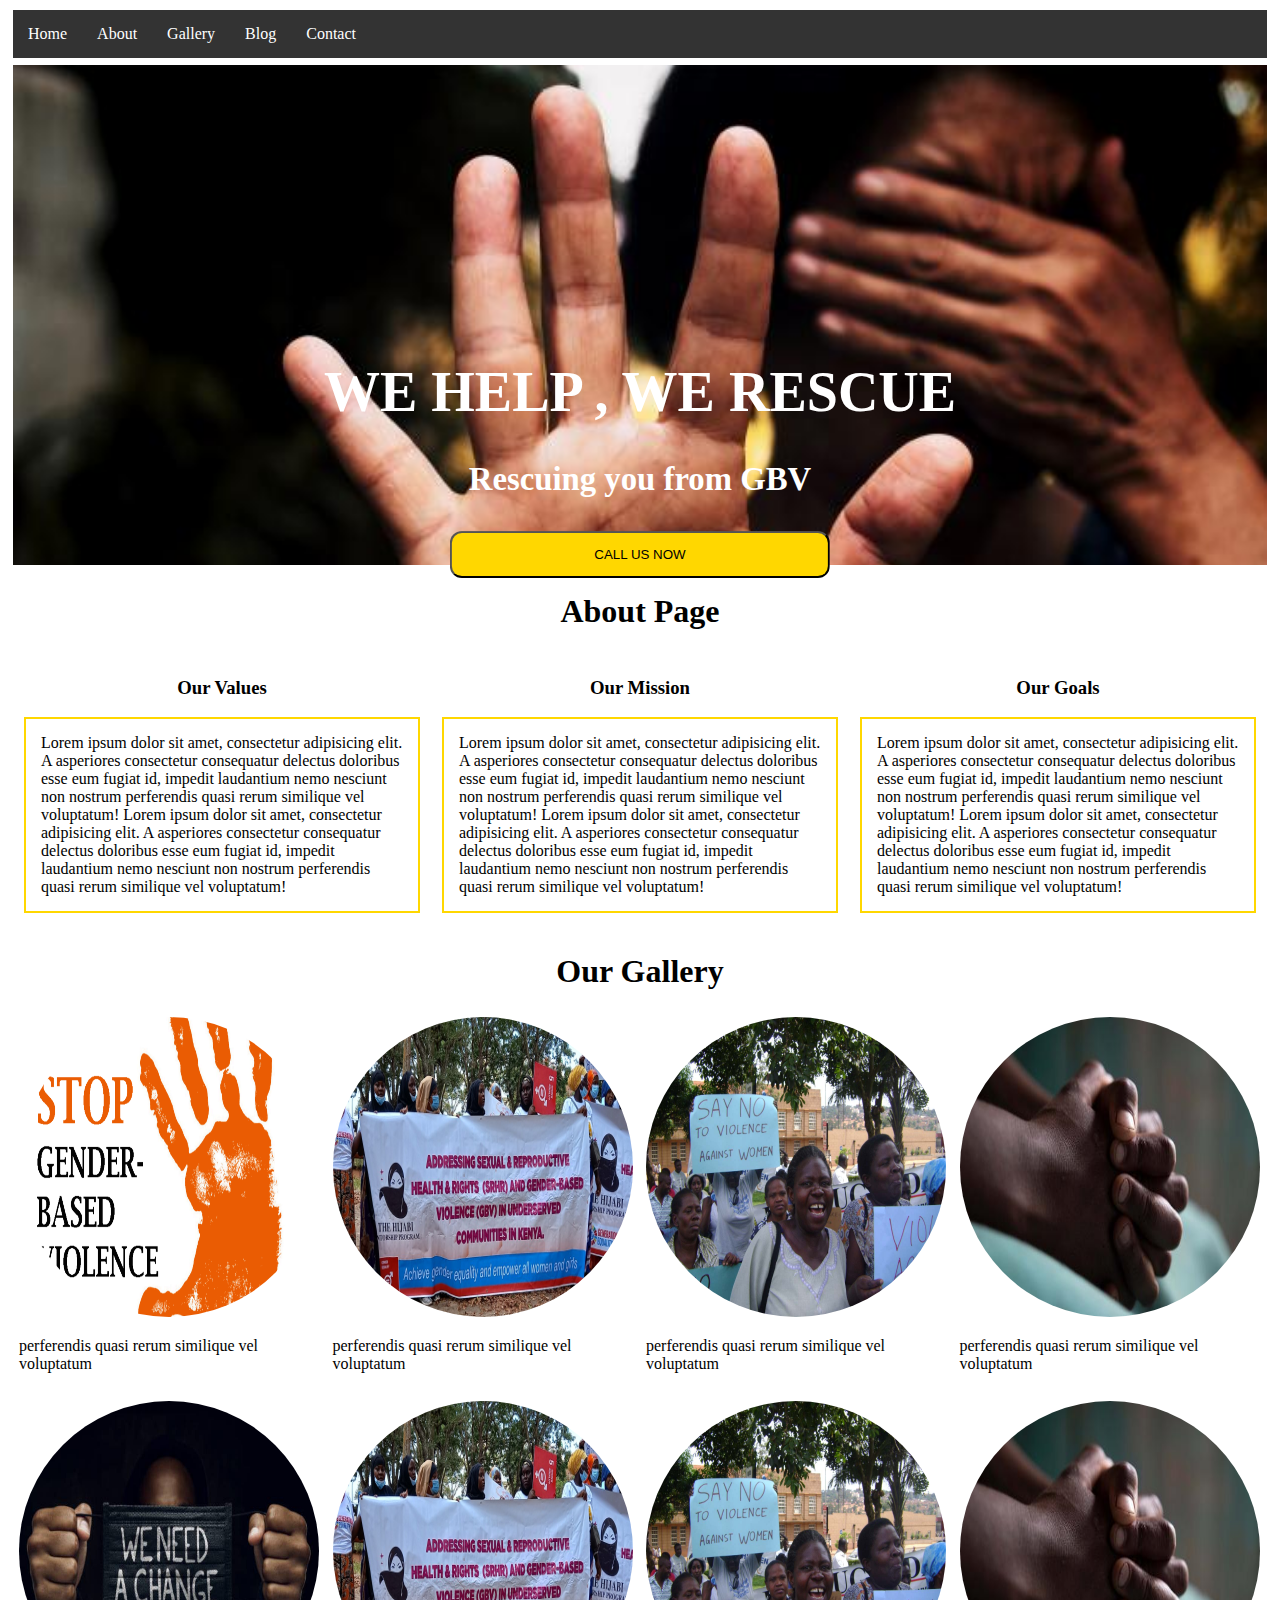
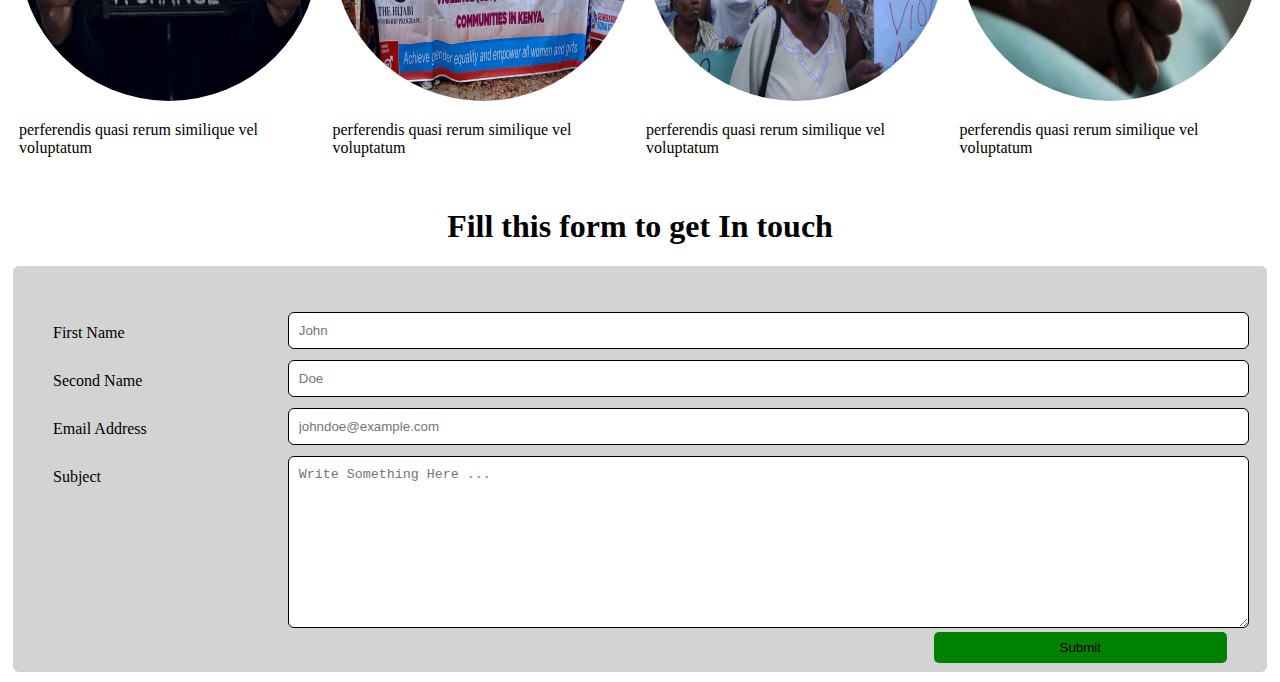
<file: index.html>
<!DOCTYPE html>
<html lang="en">
<head>
    <meta charset="UTF-8">
    <title>Home Rescue GBV</title>
    <link href="css/hrstyles.css" rel="stylesheet">
</head>
<body>

<nav>
    <ul class="styleul">
        <li><a href="#home">Home </a></li>
        <li><a href="#about">About </a></li>
        <li><a href="#gallery">Gallery </a></li>
        <li><a href="blog.html">Blog </a></li>
        <li><a href="#contact">Contact </a></li>
    </ul>
</nav>

<section id="home">
    <div class="homepage">
        <div class="hrstext">
            <h1>WE HELP , WE RESCUE</h1>
            <h3>Rescuing you from GBV </h3>
            <button CLASS="buttonhr"> CALL US NOW</button>
        </div>

    </div>
</section>


<section id="about">
    <h1 class="center">About Page</h1>
    <div class="flexbox">

        <div>
            <h3 class="center">Our Values</h3>
            <p>Lorem ipsum dolor sit amet, consectetur adipisicing elit.
                A asperiores consectetur consequatur delectus doloribus esse
                eum fugiat id, impedit laudantium nemo nesciunt non nostrum
                perferendis quasi rerum similique vel voluptatum!
                Lorem ipsum dolor sit amet, consectetur adipisicing elit.
                A asperiores consectetur consequatur delectus doloribus esse
                eum fugiat id, impedit laudantium nemo nesciunt non nostrum
                perferendis quasi rerum similique vel voluptatum!</p>
        </div>
        <div>
            <h3 class="center">Our Mission</h3>
            <p>Lorem ipsum dolor sit amet, consectetur adipisicing elit.
                A asperiores consectetur consequatur delectus doloribus esse
                eum fugiat id, impedit laudantium nemo nesciunt non nostrum
                perferendis quasi rerum similique vel voluptatum!
                Lorem ipsum dolor sit amet, consectetur adipisicing elit.
                A asperiores consectetur consequatur delectus doloribus esse
                eum fugiat id, impedit laudantium nemo nesciunt non nostrum
                perferendis quasi rerum similique vel voluptatum!</p>
        </div>
        <div>
            <h3 class="center">Our Goals</h3>
            <p>Lorem ipsum dolor sit amet, consectetur adipisicing elit.
                A asperiores consectetur consequatur delectus doloribus esse
                eum fugiat id, impedit laudantium nemo nesciunt non nostrum
                perferendis quasi rerum similique vel voluptatum!
                Lorem ipsum dolor sit amet, consectetur adipisicing elit.
                A asperiores consectetur consequatur delectus doloribus esse
                eum fugiat id, impedit laudantium nemo nesciunt non nostrum
                perferendis quasi rerum similique vel voluptatum!</p>
        </div>


    </div>

</section>

<section id="gallery">
    <h1 class="center">Our Gallery</h1>
    <div class="flexbox">
        <div>
            <img alt="Loading" height="300" src="images/gbv2.png" width="300">
            <p>perferendis quasi rerum similique vel voluptatum</p>
        </div>
        <div>
            <img alt="Loading" height="300" src="images/gbv5.jpg" width="300">
            <p>perferendis quasi rerum similique vel voluptatum</p>
        </div>
        <div>
            <img alt="Loading" height="300" src="images/gbv3.jpg" width="300">
            <p>perferendis quasi rerum similique vel voluptatum</p>
        </div>
        <div>
            <img alt="Loading" height="300" src="images/gbv4.jpg" width="300">
            <p>perferendis quasi rerum similique vel voluptatum</p>
        </div>

    </div>
    <div class="flexbox">
        <div>
            <img alt="Loading" height="300" src="images/gbv1.jpg" width="300">
            <p>perferendis quasi rerum similique vel voluptatum</p>
        </div>
        <div>
            <img alt="Loading" height="300" src="images/gbv5.jpg" width="300">
            <p>perferendis quasi rerum similique vel voluptatum</p>
        </div>
        <div>
            <img alt="Loading" height="300" src="images/gbv3.jpg" width="300">
            <p>perferendis quasi rerum similique vel voluptatum</p>
        </div>
        <div>
            <img alt="Loading" height="300" src="images/gbv4.jpg" width="300">
            <p>perferendis quasi rerum similique vel voluptatum</p>
        </div>

    </div>
</section>


<section id="contact">
    <h1 class="center">Fill this form to get In touch </h1>
    <div class="container">
        <form action="#">
            <div class="row">
                <div class="col-20">
                    <label>First Name</label>
                </div>

                <div class="col-80">
                    <input type="text" name="fname" placeholder="John ">
                </div>

            </div>
            <div class="row">
                <div class="col-20">
                    <label> Second Name</label>
                </div>

                <div class="col-80">
                    <input type="text" name="sname" placeholder="Doe">
                </div>

            </div>
            <div class="row">
                <div class="col-20">
                    <label>Email Address</label>
                </div>

                <div class="col-80">
                    <input type="email" name="email" placeholder="johndoe@example.com">
                </div>

            </div>
            <div class="row">
                <div class="col-20">
                    <label>Subject</label>
                </div>

                <div class="col-80">
                    <textarea name="subject"  placeholder="Write Something Here ..." style="height: 150px"></textarea>
                </div>

            </div>

            <div>
                <button class="btnsubmit" type="submit">Submit</button>
            </div>

        </form>

    </div>



</section>

</body>
</html>
</file>
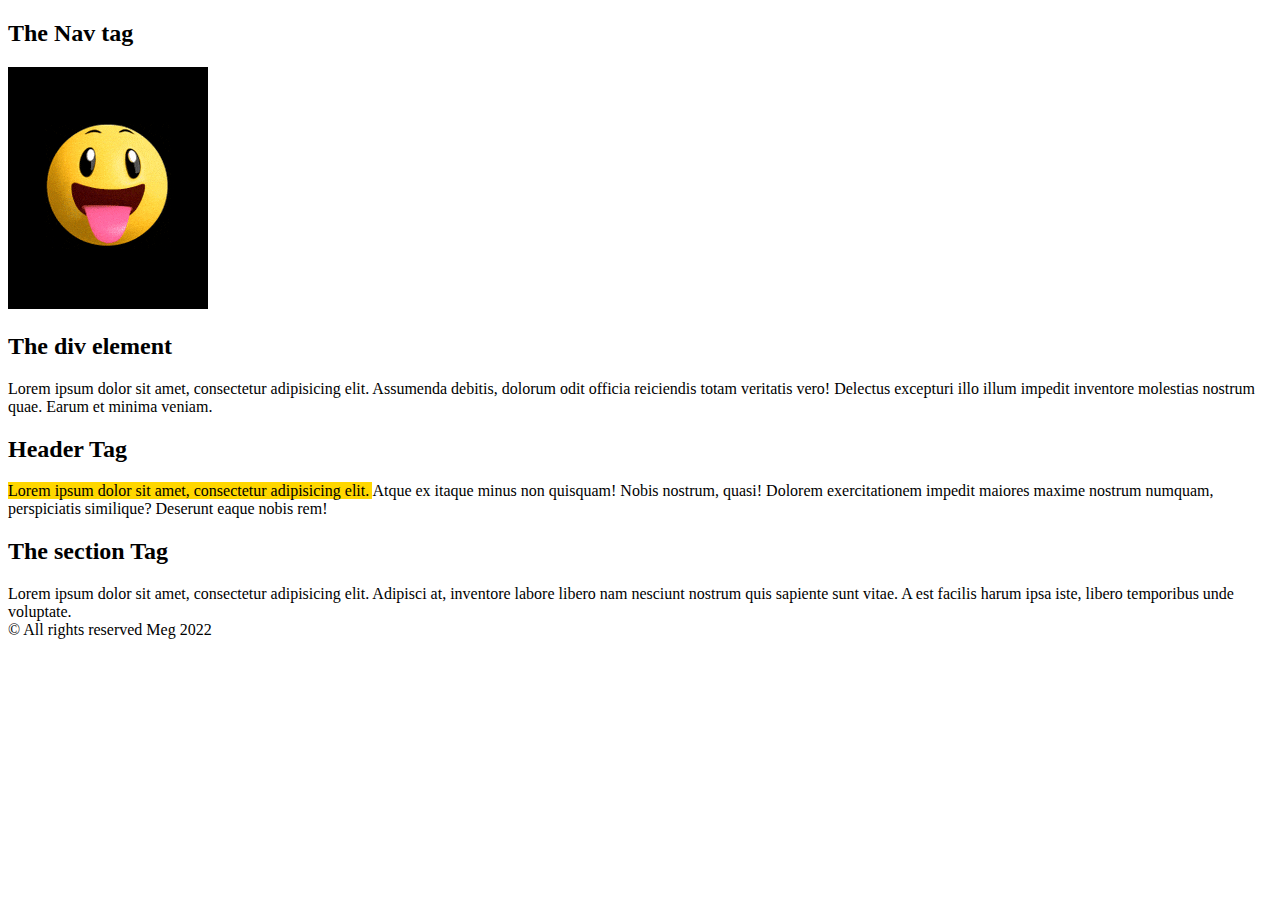
<file: block.html>
<!DOCTYPE html>
<html lang="en">
<head>
  <meta charset="UTF-8">
  <title>Title</title>
</head>
<body>
<nav>
  <h2>The Nav tag</h2>
  <img src="images/cute.gif" alt="Loading">
</nav>

<div>
  <h2>The div element</h2>
  Lorem ipsum dolor sit amet, consectetur adipisicing elit.
  Assumenda debitis, dolorum odit officia reiciendis totam
  veritatis vero! Delectus excepturi illo illum impedit inventore
  molestias nostrum quae. Earum et minima veniam.
</div>

<header>
  <h2>Header Tag</h2>
  <span style="background-color: gold">  Lorem ipsum dolor sit amet, consectetur adipisicing elit. </span>
  Atque ex itaque minus non quisquam! Nobis nostrum, quasi!
  Dolorem exercitationem impedit maiores maxime nostrum numquam,
  perspiciatis similique? Deserunt eaque nobis rem!
</header>


<section>
  <h2>The section Tag</h2>
  Lorem ipsum dolor sit amet, consectetur adipisicing elit.
  Adipisci at, inventore labore
  libero nam nesciunt nostrum quis sapiente sunt vitae.
  A est facilis harum ipsa iste, libero temporibus unde voluptate.
</section>

<footer>

  <span> &copy; All rights reserved Meg 2022 </span>
</footer>
</body>
</html>
</file>
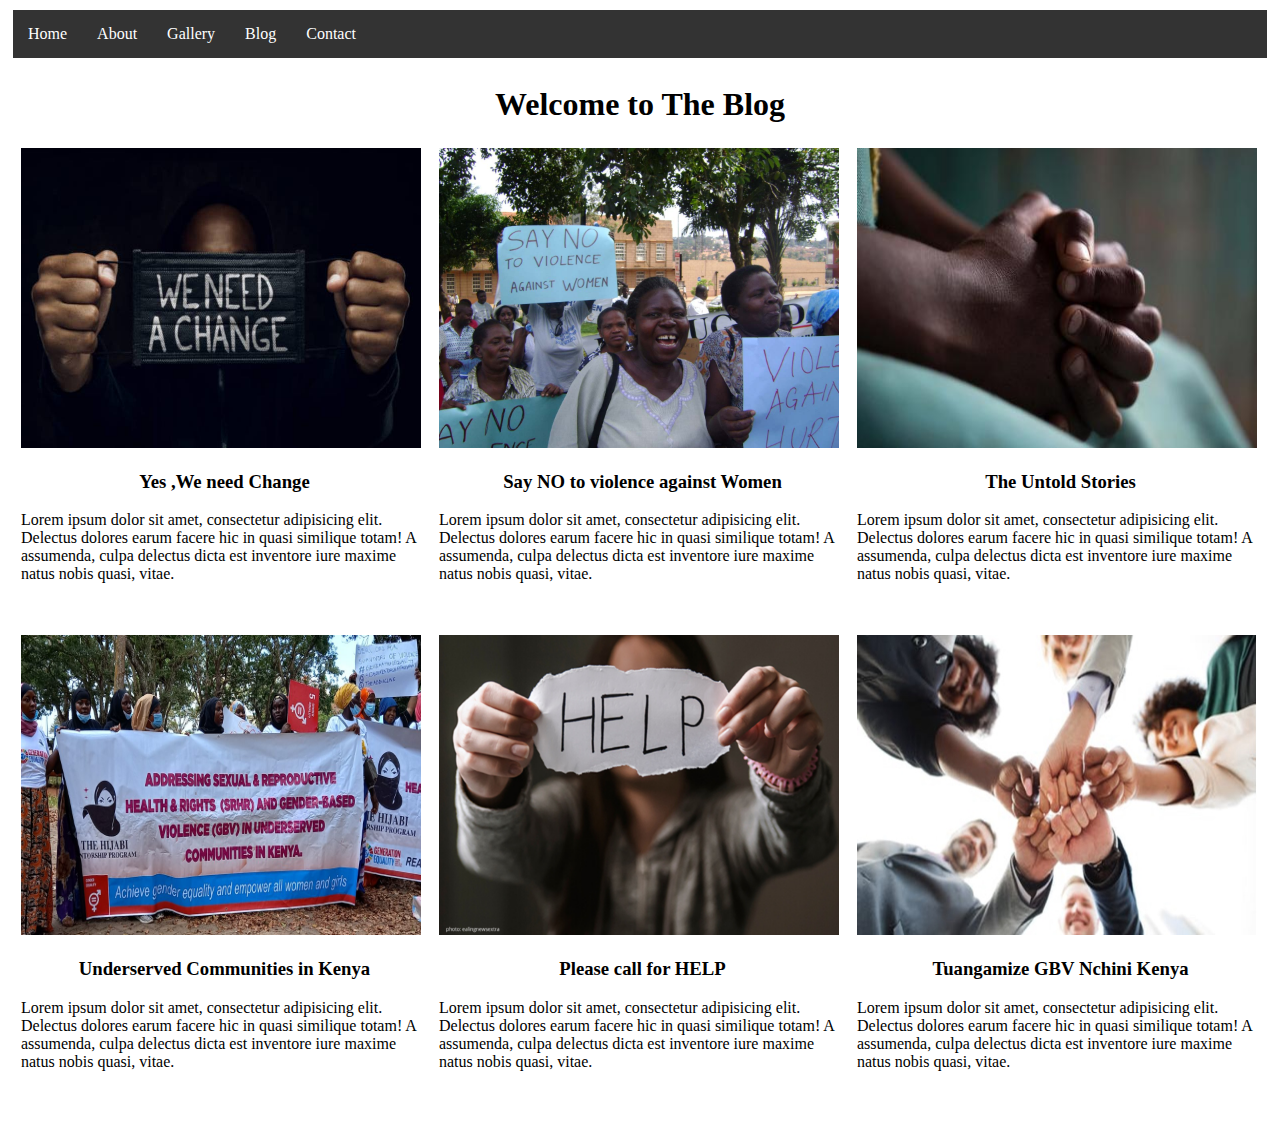
<file: blog.html>
<!DOCTYPE html>
<html lang="en">
<head>
    <meta charset="UTF-8">
    <title>BLOG</title>
    <link rel="stylesheet" href="css/hrstyles.css">
</head>
<body>
<nav>

    <ul class="styleul">
        <li><a href="index.html#home">Home </a></li>
        <li><a href="index.html#about">About </a></li>
        <li><a href="index.html#gallery">Gallery </a></li>
        <li><a href="blog.html">Blog </a></li>
        <li><a href="index.html#contact">Contact </a></li>
    </ul>

</nav>

<section>

    <h1 class="center">Welcome to The Blog</h1>
    <div class="flex-contain">

        <div>
            <a href="https://gvrc.or.ke/facts-about-gbv/" target="_blank">
                <img src="images/gbv1.jpg" alt="Loading" width="400" height="300">
            </a>

            <h3 class="center">Yes ,We need Change</h3>
            <p>Lorem ipsum dolor sit amet, consectetur adipisicing elit.
                Delectus dolores earum facere hic in quasi similique totam!
                A assumenda, culpa delectus dicta est inventore iure maxime
                natus nobis quasi, vitae. </p>

        </div>
        <div>
            <a href="">
                <img src="images/gbv3.jpg" alt="Loading" width="400" height="300">
            </a>
            <h3 class="center">Say NO to violence against Women</h3>
            <p>Lorem ipsum dolor sit amet, consectetur adipisicing elit.
                Delectus dolores earum facere hic in quasi similique totam!
                A assumenda, culpa delectus dicta est inventore iure maxime
                natus nobis quasi, vitae. </p>

        </div>
        <div>
            <a href="">
                <img src="images/gbv4.jpg" alt="Loading" width="400" height="300">
            </a>
            <h3 class="center">The Untold Stories</h3>
            <p>Lorem ipsum dolor sit amet, consectetur adipisicing elit.
                Delectus dolores earum facere hic in quasi similique totam!
                A assumenda, culpa delectus dicta est inventore iure maxime
                natus nobis quasi, vitae. </p>

        </div>




    </div>
    <div class="flex-contain">

        <div>
            <a href="">
                <img src="images/gbv5.jpg" alt="Loading" width="400" height="300">
            </a>
            <h3 class="center">Underserved Communities in Kenya </h3>
            <p>Lorem ipsum dolor sit amet, consectetur adipisicing elit.
                Delectus dolores earum facere hic in quasi similique totam!
                A assumenda, culpa delectus dicta est inventore iure maxime
                natus nobis quasi, vitae. </p>

        </div>
        <div>
            <a href="">
                <img src="images/gbv6.png" alt="Loading" width="400" height="300">
            </a>
            <h3 class="center">Please call for HELP</h3>
            <p>Lorem ipsum dolor sit amet, consectetur adipisicing elit.
                Delectus dolores earum facere hic in quasi similique totam!
                A assumenda, culpa delectus dicta est inventore iure maxime
                natus nobis quasi, vitae. </p>

        </div>
        <div>
            <a href="">
                <img src="images/gbv7.jpg" alt="Loading" width="400" height="300">
            </a>
            <h3 class="center">Tuangamize GBV Nchini Kenya</h3>
            <p>Lorem ipsum dolor sit amet, consectetur adipisicing elit.
                Delectus dolores earum facere hic in quasi similique totam!
                A assumenda, culpa delectus dicta est inventore iure maxime
                natus nobis quasi, vitae. </p>

        </div>




    </div>



</section>




</body>
</html>
</file>
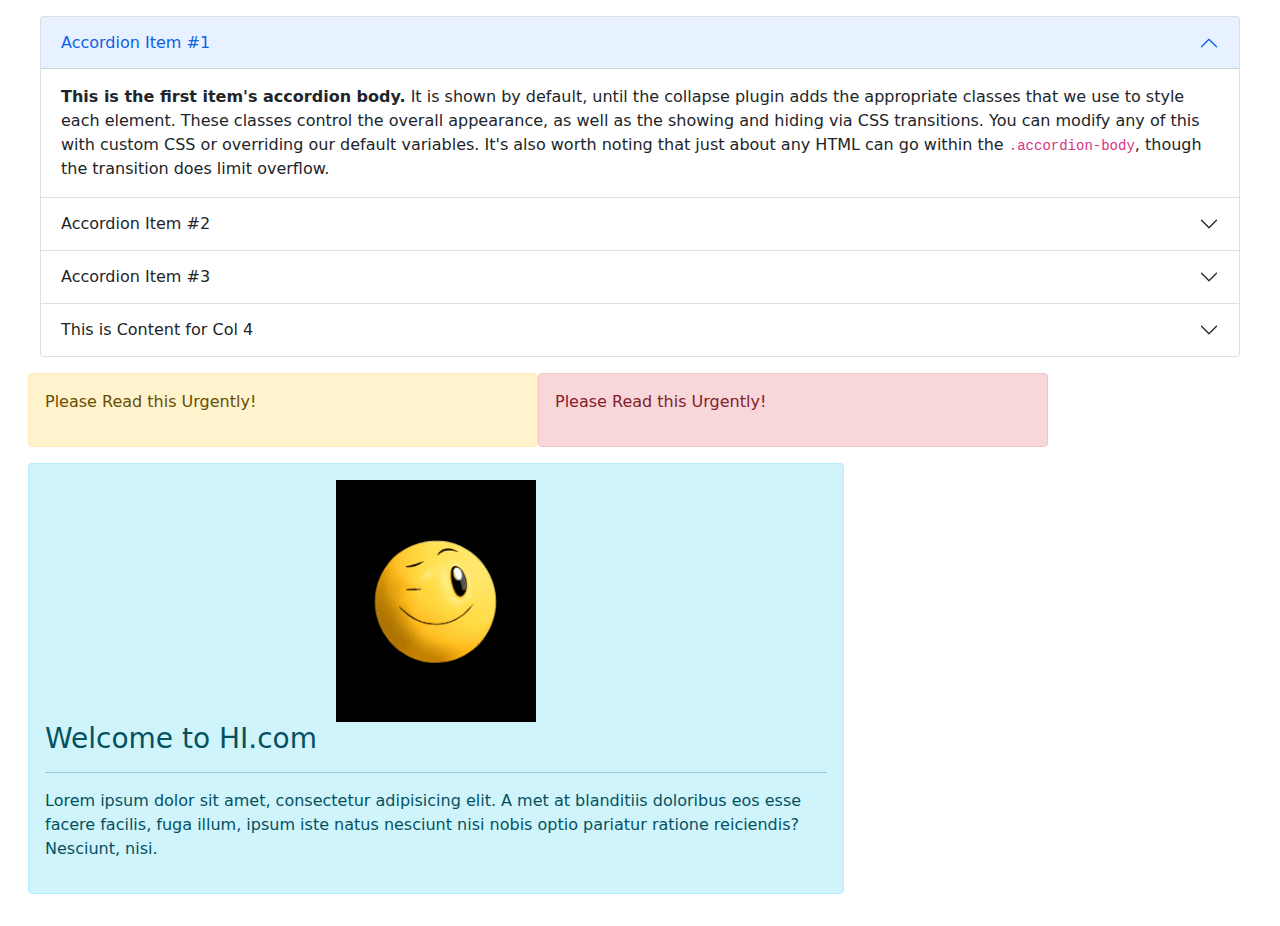
<file: bsacc.html>
<!DOCTYPE html>
<html lang="en">
<head>
  <meta charset="UTF-8">
  <title>Title</title>
  <link href="bootstrap/css/bootstrap.min.css" rel="stylesheet">
  <script src="bootstrap/js/bootstrap.min.js"></script>
  <script src="js/popper.min.js"></script>
  <script src="js/jquery.min.js"></script>
</head>
<body>

<div class="container-fluid">


  <div class="row m-3">
    <div class="accordion" id="accordionExample">
      <div class="accordion-item">
        <h2 class="accordion-header" id="headingOne">
          <button aria-controls="collapseOne" aria-expanded="true" class="accordion-button"
                  data-bs-target="#collapseOne" data-bs-toggle="collapse" type="button">
            Accordion Item #1
          </button>
        </h2>
        <div aria-labelledby="headingOne" class="accordion-collapse collapse show" data-bs-parent="#accordionExample"
             id="collapseOne">
          <div class="accordion-body">
            <strong>This is the first item's accordion body.</strong> It is shown by default, until the
            collapse plugin adds the appropriate classes that we use to style each element. These classes
            control the overall appearance, as well as the showing and hiding via CSS transitions. You can
            modify any of this with custom CSS or overriding our default variables. It's also worth noting
            that just about any HTML can go within the <code>.accordion-body</code>, though the transition
            does limit overflow.
          </div>
        </div>
      </div>
      <div class="accordion-item">
        <h2 class="accordion-header" id="headingTwo">
          <button aria-controls="collapseTwo" aria-expanded="false" class="accordion-button collapsed"
                  data-bs-target="#collapseTwo" data-bs-toggle="collapse" type="button">
            Accordion Item #2
          </button>
        </h2>
        <div aria-labelledby="headingTwo" class="accordion-collapse collapse" data-bs-parent="#accordionExample"
             id="collapseTwo">
          <div class="accordion-body">
            <strong>This is the second item's accordion body.</strong> It is hidden by default, until the
            collapse plugin adds the appropriate classes that we use to style each element. These classes
            control the overall appearance, as well as the showing and hiding via CSS transitions. You can
            modify any of this with custom CSS or overriding our default variables. It's also worth noting
            that just about any HTML can go within the <code>.accordion-body</code>, though the transition
            does limit overflow.
          </div>
        </div>
      </div>

      <div class="accordion-item">
        <h2 class="accordion-header" id="headingThree">
          <button aria-controls="collapseThree" aria-expanded="false" class="accordion-button collapsed"
                  data-bs-target="#collapseThree" data-bs-toggle="collapse" type="button">
            Accordion Item #3
          </button>
        </h2>
        <div aria-labelledby="headingThree" class="accordion-collapse collapse" data-bs-parent="#accordionExample"
             id="collapseThree">
          <div class="accordion-body">
            <strong>This is the third item's accordion body.</strong> It is hidden by default, until the
            collapse plugin adds the appropriate classes that we use to style each element. These classes
            control the overall appearance, as well as the showing and hiding via CSS transitions. You can
            modify any of this with custom CSS or overriding our default variables. It's also worth noting
            that just about any HTML can go within the <code>.accordion-body</code>, though the transition
            does limit overflow.
          </div>
        </div>
      </div>

      <div class="accordion-item">
        <h2 class="accordion-header" id="headFour">
          <button aria-controls="collapseThree" aria-expanded="false" class="accordion-button collapsed"
                  data-bs-target="#collFour" data-bs-toggle="collapse" type="button">
            This is Content for Col 4
          </button>
        </h2>
        <div aria-labelledby="headFour" class="accordion-collapse collapse" data-bs-parent="#accordionExample"
             id="collFour">
          <div class="accordion-body">
            <p>Lorem ipsum dolor sit amet, consectetur adipisicing elit.
              Aspernatur atque nisi ut! Cum deserunt dicta facere illum
              inventore omnis quae unde veniam. Ab, aliquid asperiores debitis ex neque non officia!</p>

            <strong>This is the third item's accordion body.</strong> It is hidden by default, until the
            collapse plugin adds the appropriate classes that we use to style each element. These classes
            control the overall appearance, as well as the showing and hiding via CSS transitions. You can
            modify any of this with custom CSS or overriding our default variables. It's also worth noting
            that just about any HTML can go within the <code>.accordion-body</code>, though the transition
            does limit overflow.
          </div>
        </div>
      </div>


    </div>

  </div>

  <div class="row m-3">

    <div class="alert alert-warning col-5">
      <p>Please Read this Urgently!</p>
    </div>

    <div class="alert alert-danger col-5">
      <p>Please Read this Urgently!</p>
    </div>

    <div class="alert alert-info col-8" role="alert">
      <div class="text-center">
        <img src="images/mambo.gif" alt="Loading">
      </div>
      <h3>Welcome to HI.com </h3>
      <hr>
      <p>Lorem ipsum dolor sit amet, consectetur adipisicing elit.
        A met at blanditiis doloribus eos esse facere
        facilis, fuga illum, ipsum iste natus nesciunt
        nisi nobis optio pariatur ratione reiciendis? Nesciunt, nisi.</p>

    </div>

  </div>

</div>


</body>
</html>
</file>
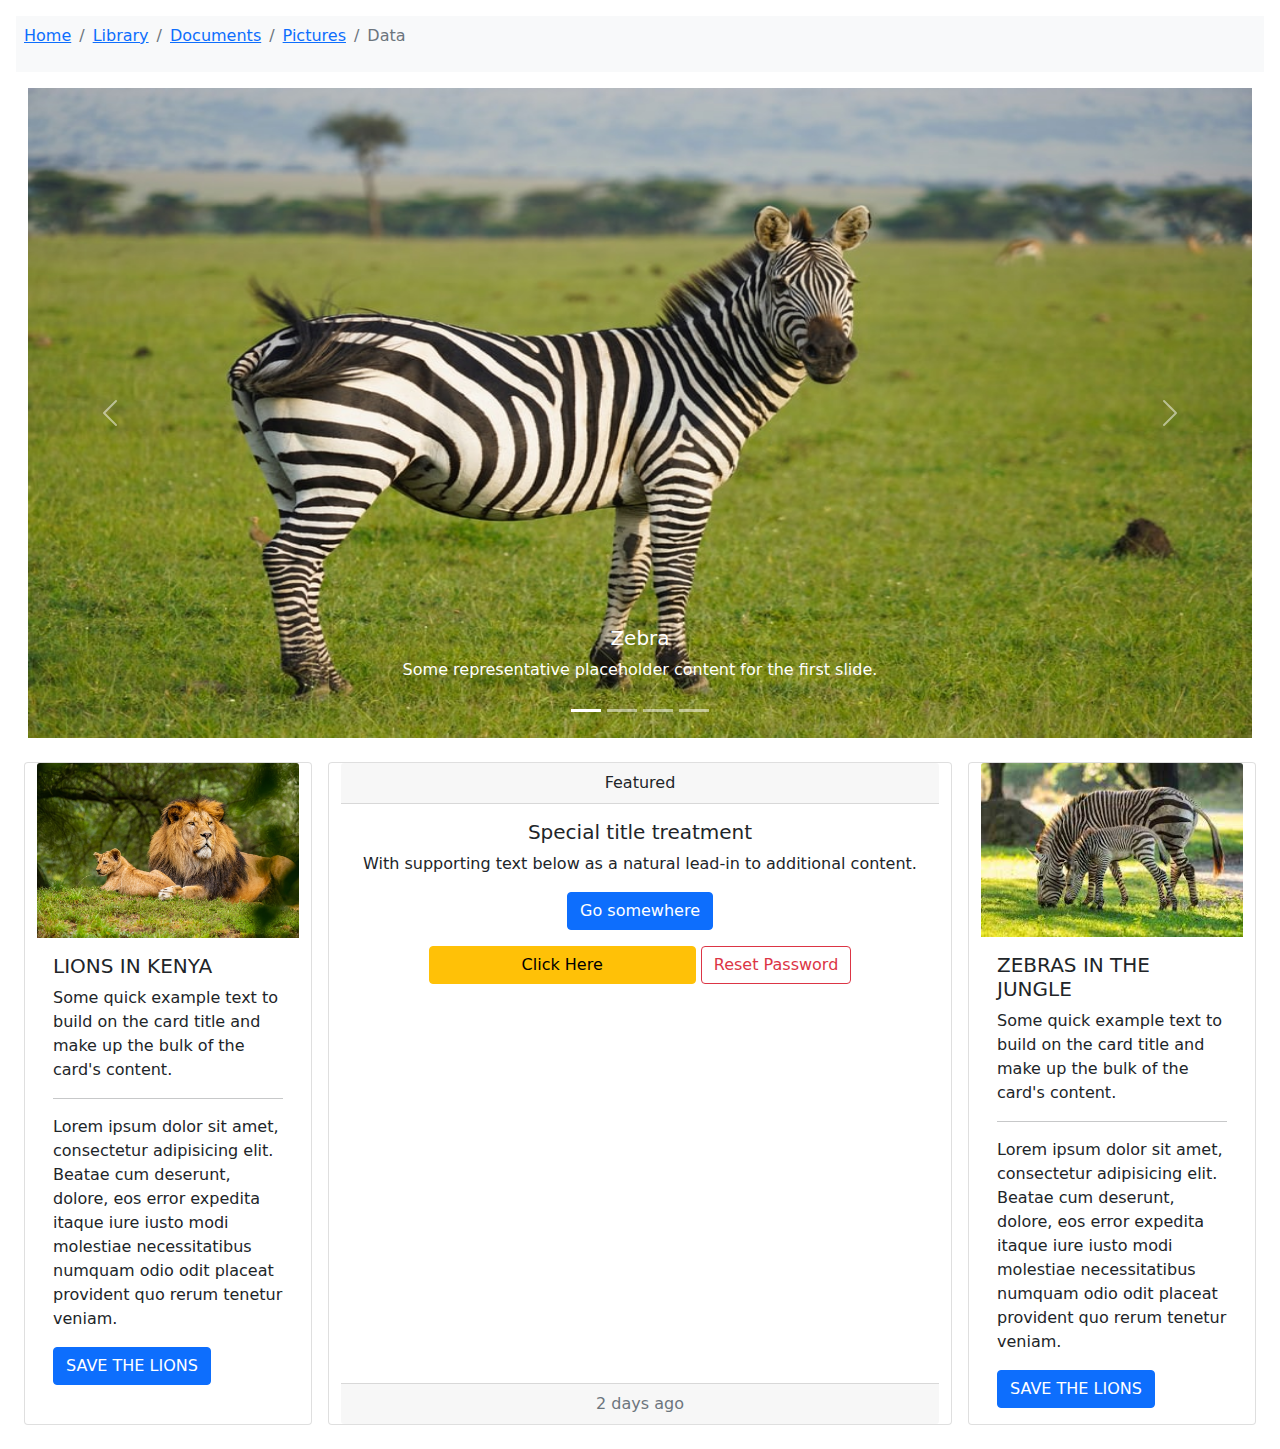
<file: bscrumb.html>
<!DOCTYPE html>
<html lang="en">
<head>
    <meta charset="UTF-8">
    <title>BREAD CRUMB</title>

    <link href="bootstrap/css/bootstrap.min.css" rel="stylesheet">

    <script src="bootstrap/js/bootstrap.min.js"></script>
    <script src="js/popper.min.js"></script>
    <script src="js/jquery.min.js"></script>

</head>
<body>

<section class="row m-3">

    <nav class="bg-light p-2" aria-label="breadcrumb">
        <ol class="breadcrumb">
            <li class="breadcrumb-item"><a href="#">Home</a></li>
            <li class="breadcrumb-item"><a href="#">Library</a></li>
            <li class="breadcrumb-item"><a href="#">Documents</a></li>
            <li class="breadcrumb-item"><a href="#">Pictures</a></li>
            <li class="breadcrumb-item active" aria-current="page">Data</li>
        </ol>
    </nav>

</section>

<section class="row m-3">

    <div id="carouselExampleCaptions" class="carousel slide" data-bs-ride="carousel">
        <div class="carousel-indicators">
            <button type="button" data-bs-target="#carouselExampleCaptions" data-bs-slide-to="0" class="active" aria-current="true" aria-label="Slide 1"></button>
            <button type="button" data-bs-target="#carouselExampleCaptions" data-bs-slide-to="1" aria-label="Slide 2"></button>
            <button type="button" data-bs-target="#carouselExampleCaptions" data-bs-slide-to="2" aria-label="Slide 3"></button>
            <button type="button" data-bs-target="#carouselExampleCaptions" data-bs-slide-to="3" aria-label="Slide 4"></button>
        </div>
        <div class="carousel-inner">
            <div class="carousel-item active">
                <img src="images/zebra.jpeg" class="d-block w-100" alt="..." width="900" height="650">
                <div class="carousel-caption d-none d-md-block">
                    <h5>Zebra</h5>
                    <p>Some representative placeholder content for the first slide.</p>
                </div>
            </div>
            <div class="carousel-item">
                <img src="images/wildlife4.jpeg" class="d-block w-100" alt="..." width="900" height="650">
                <div class="carousel-caption d-none d-md-block">
                    <h5>Second slide label</h5>
                    <p>Some representative placeholder content for the second slide.</p>
                </div>
            </div>
            <div class="carousel-item">
                <img src="images/peekeok.jpg" class="d-block w-100" alt="..." width="900" height="650">
                <div class="carousel-caption d-none d-md-block">
                    <h5>Peacock</h5>
                    <p>Some representative placeholder content for the third slide.</p>
                </div>
            </div>
            <div class="carousel-item">
                <img src="images/zeebra.jpeg" class="d-block w-100" alt="..." width="900" height="650">
                <div class="carousel-caption d-none d-md-block">
                    <h5>Zebras</h5>
                    <p>Some representative placeholder content for the third slide.</p>
                </div>
            </div>
        </div>
        <button class="carousel-control-prev" type="button" data-bs-target="#carouselExampleCaptions" data-bs-slide="prev">
            <span class="carousel-control-prev-icon" aria-hidden="true"></span>
            <span class="visually-hidden">Previous</span>
        </button>
        <button class="carousel-control-next" type="button" data-bs-target="#carouselExampleCaptions" data-bs-slide="next">
            <span class="carousel-control-next-icon" aria-hidden="true"></span>
            <span class="visually-hidden">Next</span>
        </button>
    </div>



</section>





<section class="row m-3">

    <div class="card m-2" style="width: 18rem;">
        <img src="images/wildlife4.jpeg" class="card-img-top" alt="loading">
        <div class="card-body">
            <h5 class="card-title">LIONS IN KENYA</h5>
            <p class="card-text">Some quick example text to build on the card title and make up the bulk of the card's content.</p>
            <hr>
            <p class="card-text">
                Lorem ipsum dolor sit amet, consectetur adipisicing elit. Beatae cum deserunt, dolore,
                eos error expedita itaque iure iusto modi molestiae necessitatibus
                numquam odio odit placeat provident quo rerum tenetur veniam.
            </p>
            <a href="#" class="btn btn-primary">SAVE THE LIONS</a>
        </div>
    </div>

    <div class="card m-2 text-center col-6">
        <div class="card-header">
            Featured
        </div>
        <div class="card-body">
            <h5 class="card-title">Special title treatment</h5>
            <p class="card-text">With supporting text below as a natural lead-in to additional content.</p>

            <a href="" class="btn btn-primary">Go somewhere</a>
            <div class="m-3">
                <button class="btn btn-warning col-6" type="submit">Click Here </button>
                <button class="btn btn-outline-danger" type="reset">Reset Password </button>
            </div>


        </div>
        <div class="card-footer text-muted">
            2 days ago
        </div>
    </div>



    <div class="card m-2" style="width: 18rem;">
        <img src="images/zeebra.jpeg" class="card-img-top" alt="loading">
        <div class="card-body">
            <h5 class="card-title">ZEBRAS IN THE JUNGLE</h5>
            <p class="card-text">Some quick example text to build on the card title and make up the bulk of the card's content.</p>
            <hr>
            <p class="card-text">
                Lorem ipsum dolor sit amet, consectetur adipisicing elit. Beatae cum deserunt, dolore,
                eos error expedita itaque iure iusto modi molestiae necessitatibus
                numquam odio odit placeat provident quo rerum tenetur veniam.
            </p>
            <a href="#" class="btn btn-primary">SAVE THE LIONS</a>
        </div>
    </div>




</section>




</body>
</html>
</file>
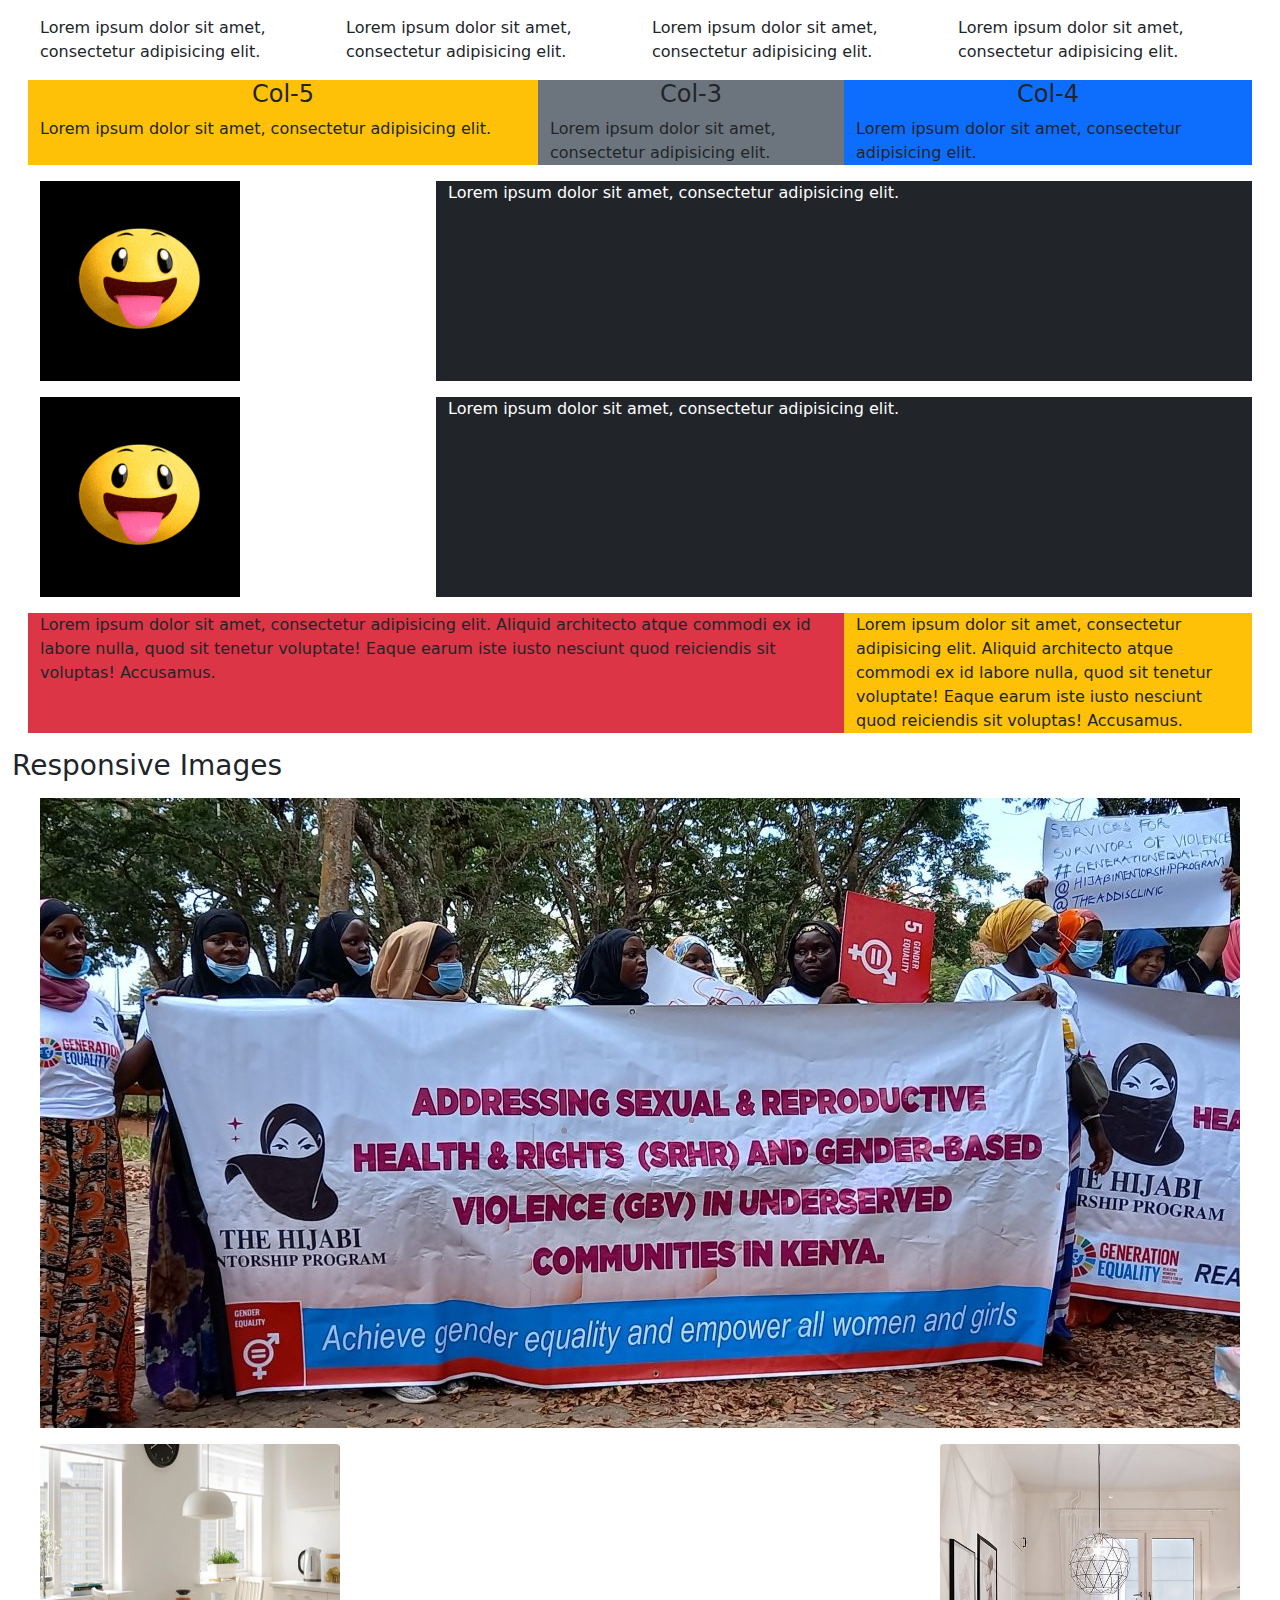
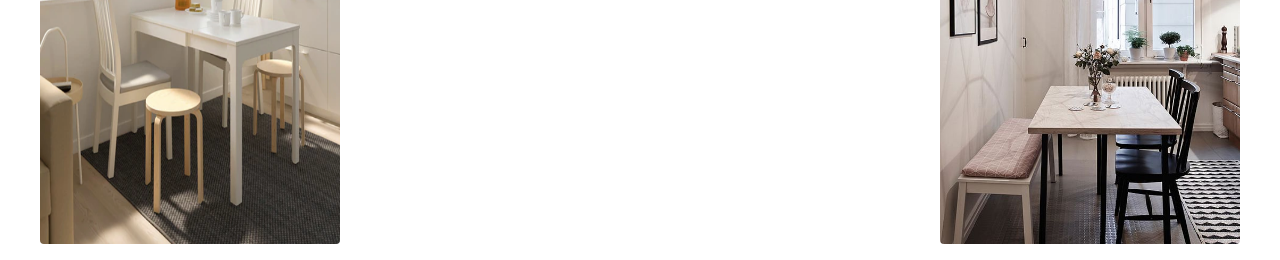
<file: bsgrid.html>
<!DOCTYPE html>
<html lang="en">
<head>
    <meta charset="UTF-8">
    <title>GRID SYSTEM</title>
    <link href="bootstrap/css/bootstrap.min.css" rel="stylesheet">
    <link href="bootstrap/js/bootstrap.min.js" rel="stylesheet">
    <script src="js/popper.min.js"></script>
    <script src="js/jquery.min.js"></script>
</head>
<body>


<div class="container-fluid">

    <div class="row m-3">

        <div class="col">
            Lorem ipsum dolor sit amet, consectetur adipisicing elit.
        </div>
        <div class="col">
            Lorem ipsum dolor sit amet, consectetur adipisicing elit.
        </div>
        <div class="col">
            Lorem ipsum dolor sit amet, consectetur adipisicing elit.
        </div>
        <div class="col">
            Lorem ipsum dolor sit amet, consectetur adipisicing elit.
        </div>

    </div>


    <div class="row m-3">

        <div class="col-5 bg-warning">
            <h4 class="text-center">Col-5</h4>
            Lorem ipsum dolor sit amet, consectetur adipisicing elit.
        </div>

        <div class="col-3 bg-secondary">
            <h4 class="text-center">Col-3</h4>
            Lorem ipsum dolor sit amet, consectetur adipisicing elit.
        </div>

        <div class="col-4 bg-primary">
            <h4 class="text-center">Col-4</h4>
            Lorem ipsum dolor sit amet, consectetur adipisicing elit.
        </div>


    </div>

    <div class="row m-3">
        <div class="col-4">
            <img alt="Loading" height="200" src="images/cute.gif" width="200">
        </div>
        <div class="col-8 bg-dark text-white">
            Lorem ipsum dolor sit amet, consectetur adipisicing elit.
        </div>

    </div>
    <div class="row m-3">
        <div class="col-sm-4">
            <img alt="Loading" height="200" src="images/cute.gif" width="200">
        </div>
        <div class="col-sm-8 bg-dark text-white">
            Lorem ipsum dolor sit amet, consectetur adipisicing elit.
        </div>

    </div>

    <div class="row m-3">

        <div class="col-md-8 bg-danger">
            Lorem ipsum dolor sit amet, consectetur adipisicing elit.
            Aliquid architecto atque commodi ex id labore nulla,
            quod sit tenetur voluptate! Eaque earum iste iusto nesciunt quod reiciendis sit voluptas! Accusamus.

        </div>
        <div class="col-6 col-md-4 bg-warning">
            Lorem ipsum dolor sit amet, consectetur adipisicing elit.
            Aliquid architecto atque commodi ex id labore nulla,
            quod sit tenetur voluptate! Eaque earum iste iusto nesciunt quod reiciendis sit voluptas! Accusamus.

        </div>


    </div>

    <h3>Responsive Images</h3>

    <div class="row m-3">

        <img alt="" class="img-fluid" height="250" src="images/gbv5.jpg" width="783">

    </div>

    <div class="row m-3">

        <div>

            <img class="rounded float-start" alt="Load" height="400" src="images/kitchentable.png" width="300">
            <img class="rounded float-end" alt="" height="400" src="images/dinning.jpg" width="300">


        </div>



    </div>


</div>


</body>
</html>
</file>
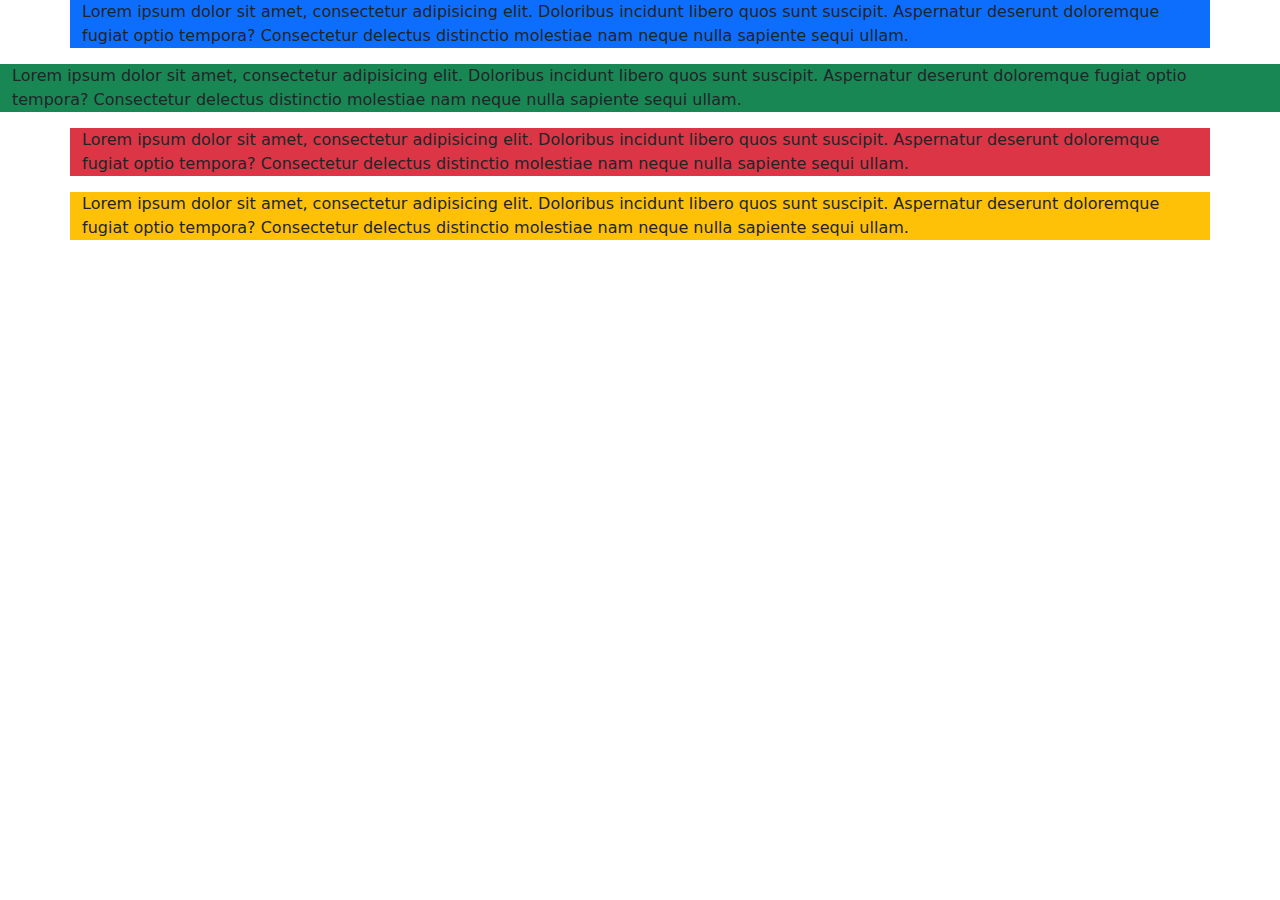
<file: bsintroduction.html>
<!DOCTYPE html>
<html lang="en">
<head>
    <meta charset="UTF-8">
    <title>BS TRAP</title>
    <link rel="stylesheet" href="bootstrap/css/bootstrap.min.css">
    <link rel="stylesheet" href="bootstrap/js/bootstrap.min.js">
    <script src="js/popper.min.js"> </script>
    <script src="js/jquery.min.js"> </script>

</head>
<body>

<div class="container bg-primary">
    <p>Lorem ipsum dolor sit amet, consectetur adipisicing elit.
        Doloribus incidunt libero quos sunt suscipit. Aspernatur deserunt
        doloremque fugiat optio tempora? Consectetur
        delectus distinctio molestiae nam neque nulla sapiente sequi ullam.</p>
</div>
<div class="container-fluid bg-success">
    <p>Lorem ipsum dolor sit amet, consectetur adipisicing elit.
        Doloribus incidunt libero quos sunt suscipit. Aspernatur deserunt
        doloremque fugiat optio tempora? Consectetur
        delectus distinctio molestiae nam neque nulla sapiente sequi ullam.</p>

</div>

<div class="container-sm bg-danger">
    <p>Lorem ipsum dolor sit amet, consectetur adipisicing elit.
        Doloribus incidunt libero quos sunt suscipit. Aspernatur deserunt
        doloremque fugiat optio tempora? Consectetur
        delectus distinctio molestiae nam neque nulla sapiente sequi ullam.</p>
</div>

<div class="container-lg bg-warning">
    <p>Lorem ipsum dolor sit amet, consectetur adipisicing elit.
        Doloribus incidunt libero quos sunt suscipit. Aspernatur deserunt
        doloremque fugiat optio tempora? Consectetur
        delectus distinctio molestiae nam neque nulla sapiente sequi ullam.</p>
</div>


</body>
</html>
</file>
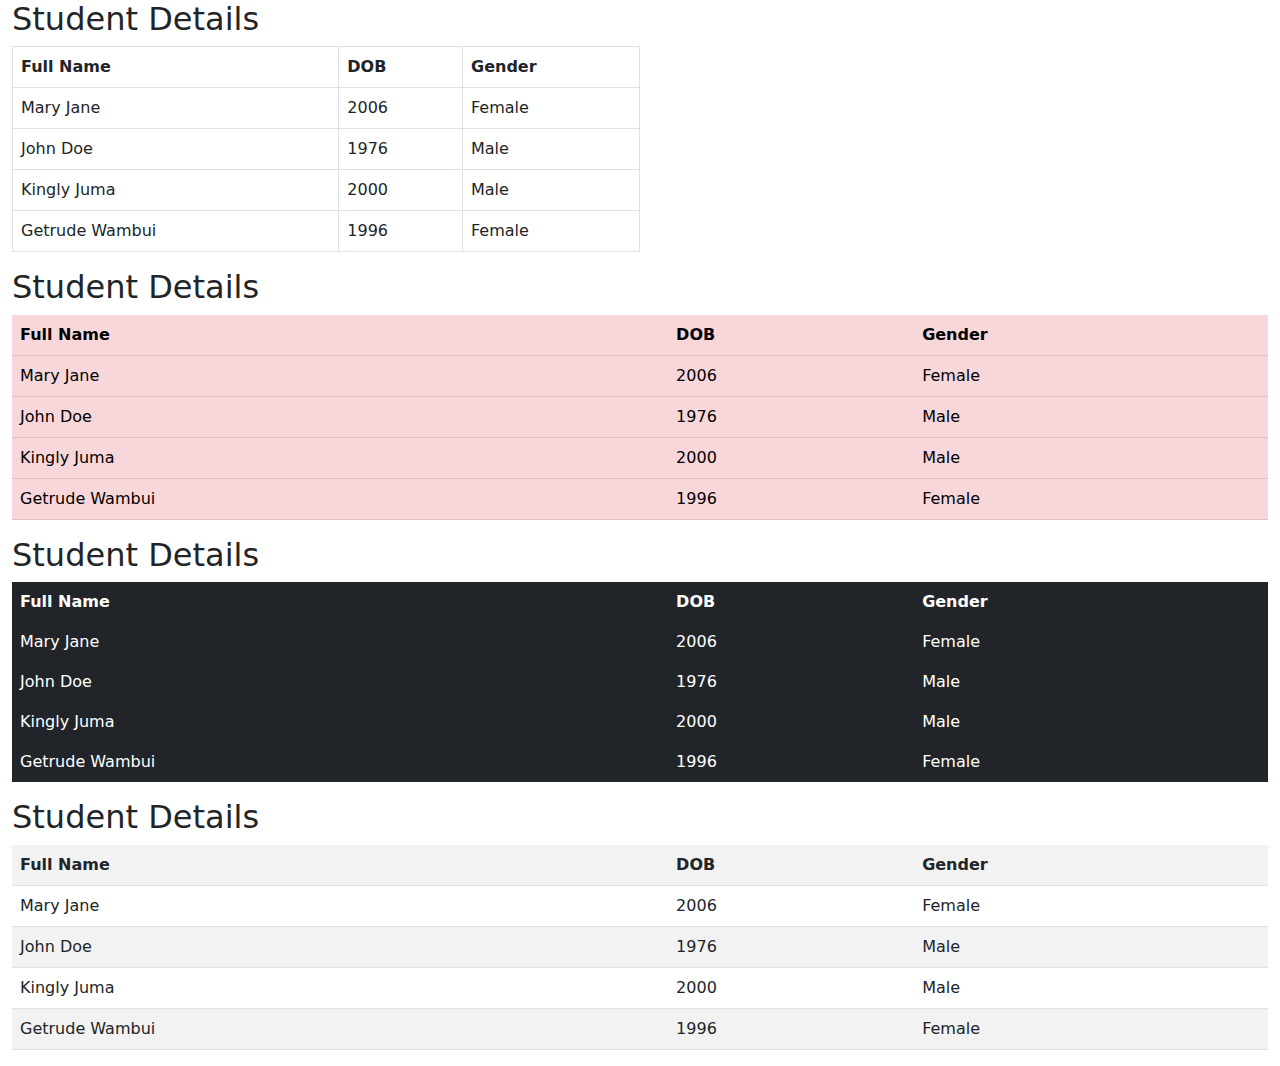
<file: bstables.html>
<!DOCTYPE html>
<html lang="en">
<head>
  <meta charset="UTF-8">
  <title>TABLES</title>
  <link href="bootstrap/css/bootstrap.min.css" rel="stylesheet">
  <link href="bootstrap/js/bootstrap.min.js" rel="stylesheet">
  <script src="js/popper.min.js"></script>
  <script src="js/jquery.min.js"></script>
</head>
<body>
<div class="container-fluid">

  <div class="col-6">

    <h2> Student Details </h2>
    <table class="table table-bordered table-responsive">
      <tr>
        <th>Full Name</th>
        <th>DOB</th>
        <th>Gender</th>
      </tr>
      <tr>
        <td>Mary Jane</td>
        <td>2006</td>
        <td>Female</td>

      </tr>
      <tr>
        <td>John Doe</td>
        <td>1976</td>
        <td>Male</td>

      </tr>
      <tr>
        <td>Kingly Juma</td>
        <td>2000</td>
        <td>Male</td>

      </tr>
      <tr>
        <td>Getrude Wambui</td>
        <td>1996</td>
        <td>Female</td>

      </tr>
    </table>

  </div>

  <div>

    <h2> Student Details </h2>
    <table class="table table-danger">
      <tr>
        <th>Full Name</th>
        <th>DOB</th>
        <th>Gender</th>
      </tr>
      <tr>
        <td>Mary Jane</td>
        <td>2006</td>
        <td>Female</td>

      </tr>
      <tr>
        <td>John Doe</td>
        <td>1976</td>
        <td>Male</td>

      </tr>
      <tr>
        <td>Kingly Juma</td>
        <td>2000</td>
        <td>Male</td>

      </tr>
      <tr>
        <td>Getrude Wambui</td>
        <td>1996</td>
        <td>Female</td>

      </tr>





    </table>



  </div>
  <div>

    <h2> Student Details </h2>
    <table class="table table-dark table-borderless">
      <tr>
        <th>Full Name</th>
        <th>DOB</th>
        <th>Gender</th>
      </tr>
      <tr>
        <td>Mary Jane</td>
        <td>2006</td>
        <td>Female</td>

      </tr>
      <tr>
        <td>John Doe</td>
        <td>1976</td>
        <td>Male</td>

      </tr>
      <tr>
        <td>Kingly Juma</td>
        <td>2000</td>
        <td>Male</td>

      </tr>
      <tr>
        <td>Getrude Wambui</td>
        <td>1996</td>
        <td>Female</td>

      </tr>





    </table>



  </div>
  <div>

    <h2> Student Details </h2>
    <table class="table table-striped table-hover ">
      <tr>
        <th>Full Name</th>
        <th>DOB</th>
        <th>Gender</th>
      </tr>
      <tr>
        <td>Mary Jane</td>
        <td>2006</td>
        <td>Female</td>

      </tr>
      <tr>
        <td>John Doe</td>
        <td>1976</td>
        <td>Male</td>

      </tr>
      <tr>
        <td>Kingly Juma</td>
        <td>2000</td>
        <td>Male</td>

      </tr>
      <tr>
        <td>Getrude Wambui</td>
        <td>1996</td>
        <td>Female</td>

      </tr>





    </table>



  </div>


</div>
</body>
</html>
</file>
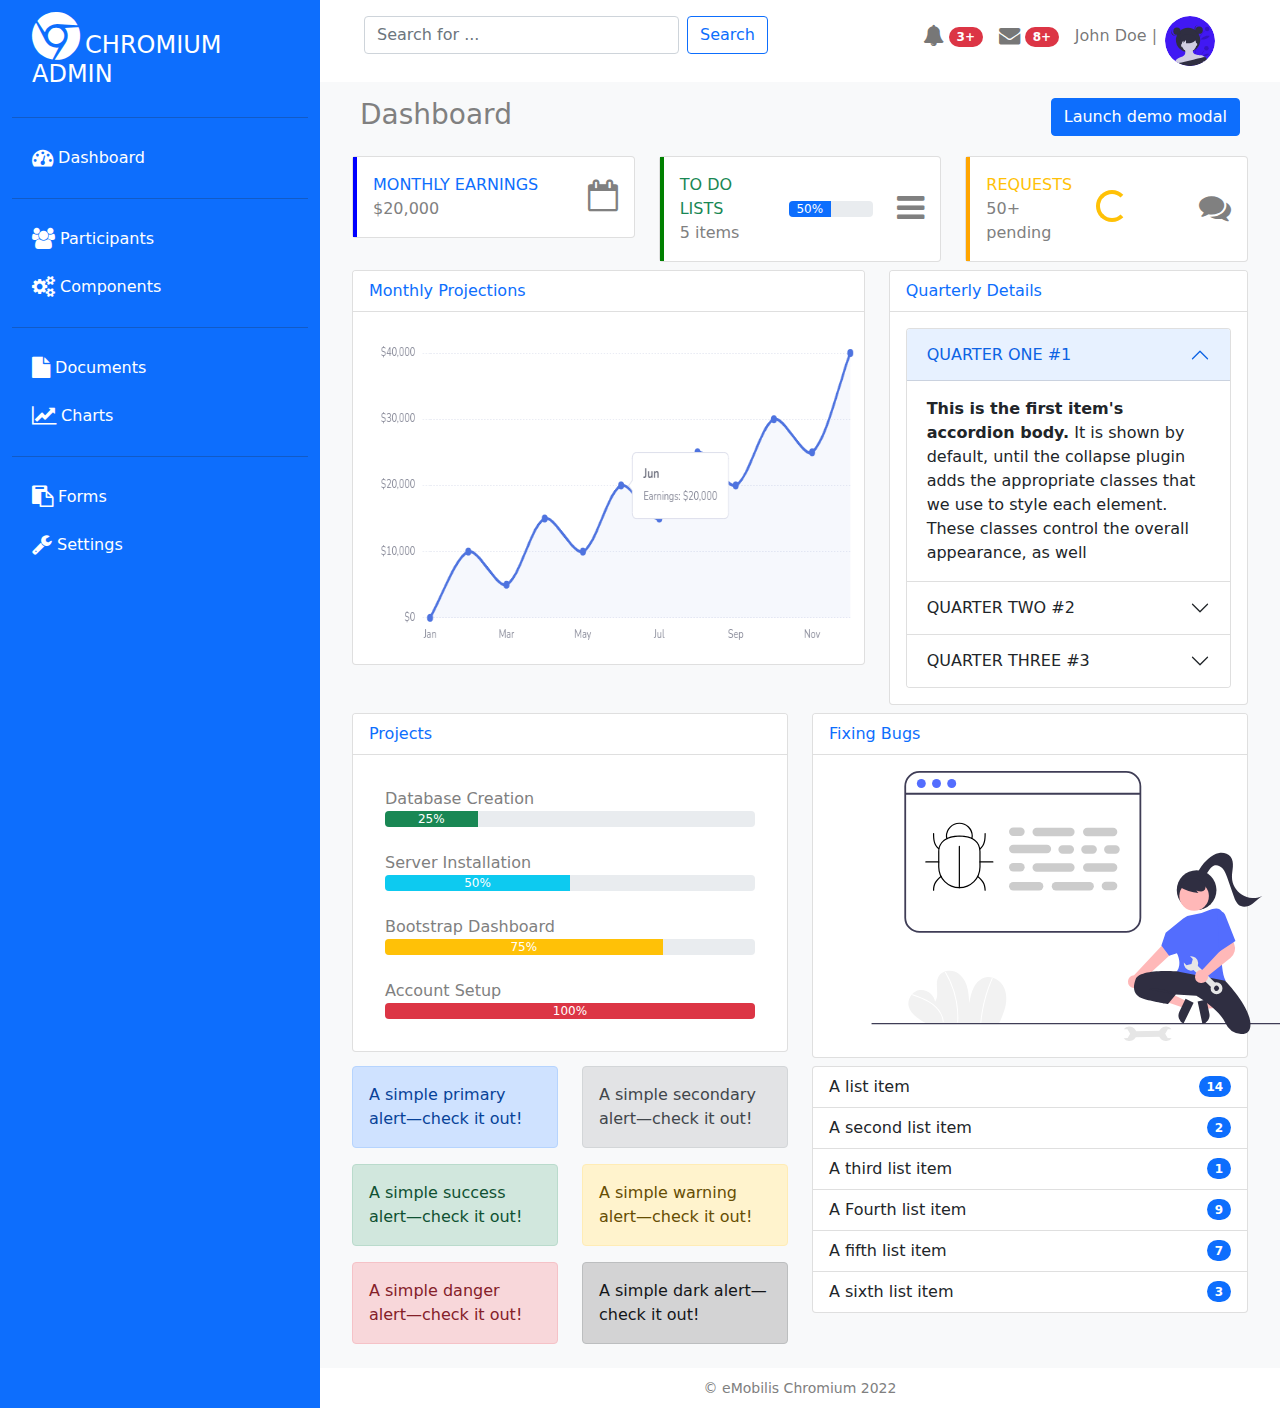
<file: dashboard.html>
<!DOCTYPE html>
<html lang="en">
<head>
    <meta charset="UTF-8">
    <title>DASHBOARD</title>
    <link rel="stylesheet" href="css/dashstyle.css">
    <link href="bootstrap/css/bootstrap.min.css" rel="stylesheet">
    <link href="https://cdnjs.cloudflare.com/ajax/libs/font-awesome/4.7.0/css/font-awesome.min.css" rel="stylesheet">

    <script src="bootstrap/js/bootstrap.min.js"></script>
    <script src="js/popper.min.js"></script>
    <script src="js/jquery.min.js"></script>

</head>
<body>
<div class="container-fluid">
    <div class="row">
        <div class="col-3 bg-primary">
            <ul class="nav flex-column">
                <li class="nav-item stylenav ">
                    <a aria-current="page" class="nav-link active" href="#">
                        <i class="fa fa-chrome fa-3x text-white "></i>
                        <span class="h4 text-white">CHROMIUM ADMIN  </span>
                    </a>
                </li>
                <hr>

                <li class="nav-item stylenav">
                    <a class="nav-link" href="#">
                        <i class="fa fa-dashboard fa-lg text-white"></i>
                        <span class="text-white">Dashboard</span>

                    </a>
                </li>
                <hr>
                <li class="nav-item stylenav">
                    <a class="nav-link" href="#">
                        <i class="fa fa-users fa-lg text-white"></i>
                        <span class="text-white">Participants</span>


                    </a>
                </li>
                <li class="nav-item stylenav">
                    <a class="nav-link" href="#">
                        <i class="fa fa-cogs fa-lg text-white"></i>
                        <span class="text-white">Components</span>

                    </a>
                </li>
                <hr>
                <li class="nav-item stylenav">
                    <a class="nav-link" href="#">
                        <i class="fa fa-file fa-lg text-white"></i>
                        <span class="text-white">Documents</span>
                    </a>
                </li>
                <li class="nav-item stylenav">
                    <a class="nav-link" href="#">
                        <i class="fa fa-line-chart fa-lg text-white"></i>
                        <span class="text-white">Charts</span>
                    </a>
                </li>
                <hr>
                <li class="nav-item stylenav">
                    <a class="nav-link" href="#">
                        <i class="fa fa-clipboard fa-lg text-white"></i>
                        <span class="text-white">Forms</span>
                    </a>
                </li>
                <li class="nav-item stylenav">
                    <a class="nav-link" href="#">
                        <i class="fa fa-wrench fa-lg text-white"></i>
                        <span class="text-white">Settings</span>

                    </a>

                </li>
            </ul>

        </div>

        <div class="col-9 bg-light">
            <div class="row bg-white p-2">

                <div class="col-7">
                    <nav class="navbar navbar-light">
                        <div class="container-fluid">
                            <form class="d-flex">
                                <input class="col-8 form-control me-2" type="search" placeholder="Search for ... " aria-label="Search">
                                <button class="btn btn-outline-primary" type="submit">Search</button>
                            </form>
                        </div>
                    </nav>

                </div>
                <div class="col-5">
                    <nav class="navbar navbar-expand-lg navbar-light">
                        <div class="container-fluid">
                            <div class="collapse navbar-collapse" id="navbarNav">
                                <ul class="navbar-nav">
                                    <li class="nav-item">
                                        <a class="nav-link" href="#">
                                            <i class="fa fa-bell fa-lg"></i>
                                            <span class="badge rounded-pill bg-danger ">3+</span>
                                        </a>
                                    </li>
                                    <li class="nav-item">
                                        <a class="nav-link" data-bs-toggle="collapse" href="#collapseExample" role="button" aria-expanded="false" aria-controls="collapseExample" >
                                            <i class="fa fa-envelope fa-lg"></i>
                                            <span class="badge rounded-pill bg-danger">8+</span>

                                        </a>
                                        <div class="collapse" id="collapseExample">
                                            <div class="card card-body">
                                                <ul class="list-group">
                                                    <li class="list-group-item d-flex justify-content-between align-items-center">
                                                        No Response?
                                                        <span class="badge bg-primary rounded-pill">14</span>
                                                    </li>
                                                    <li class="list-group-item d-flex justify-content-between align-items-center">
                                                        Hi
                                                        <span class="badge bg-primary rounded-pill">2</span>
                                                    </li>
                                                    <li class="list-group-item d-flex justify-content-between align-items-center">
                                                        Okay
                                                        <span class="badge bg-primary rounded-pill">1</span>
                                                    </li>
                                                </ul>
                                            </div>
                                        </div>

                                    </li>
                                    <li class="nav-item">
                                        <a class="nav-link" href="#">
                                            John Doe |
                                        </a>
                                    </li>
                                    <li class="nav-item">
                                        <a href="#">
                                            <img class="rounded-circle" src="images/female.svg" alt="Loading" height="50" width="50">
                                        </a>
                                    </li>

                                </ul>
                            </div>
                        </div>
                    </nav>


                </div>


            </div>
            <div class="row m-2 p-2 ">

                <div class="col-4 ">
                    <p class="h3 grey">Dashboard</p>
                </div>

                <div class="col-8">

                    <!-- Button trigger modal -->
                    <button type="button" class="btn btn-primary float-end" data-bs-toggle="modal" data-bs-target="#exampleModal">
                        Launch demo modal
                    </button>

                    <!-- Modal -->
                    <div class="modal fade" id="exampleModal" tabindex="-1" aria-labelledby="exampleModalLabel" aria-hidden="true">
                        <div class="modal-dialog">
                            <div class="modal-content">
                                <div class="modal-header">
                                    <h5 class="modal-title" id="exampleModalLabel">Chromium Modal</h5>
                                    <button type="button" class="btn-close" data-bs-dismiss="modal" aria-label="Close"></button>
                                </div>
                                <div class="modal-body">
                                    <p>
                                        Lorem ipsum dolor sit amet, consectetur adipisicing elit.
                                        Autem ducimus expedita modi nisi unde. Nobis pariatur quas ratione repellat!
                                        Assumenda delectus deleniti minima nobis praesentium quam reiciendis sint veritatis voluptatibus.
                                        Lorem ipsum dolor sit amet, consectetur adipisicing elit.
                                        Autem ducimus expedita modi nisi unde. Nobis pariatur quas ratione repellat!
                                        Assumenda delectus deleniti minima nobis praesentium quam reiciendis sint veritatis voluptatibus.
                                    </p>
                                </div>
                                <div class="modal-footer">
                                    <button type="button" class="btn btn-secondary" data-bs-dismiss="modal">Close</button>
                                    <button type="button" class="btn btn-primary">Save changes</button>
                                </div>
                            </div>
                        </div>
                    </div>

                </div>


            </div>
            <div class="row m-2">

                <div class="col">
                    <div class="card">
                        <div class="card-body border-left-primary">
                            <div class="row align-items-center">
                                <div class="col">
                                    <div class="text-primary">MONTHLY EARNINGS</div>
                                    <div class="grey">$20,000</div>
                                </div>
                                <div class="col-auto">
                                    <i class="fa fa-calendar-o fa-2x grey "></i>
                                </div>
                            </div>

                        </div>
                    </div>

                </div>
                <div class="col">
                    <div class="card">
                        <div class="card-body border-left-success">
                            <div class="row align-items-center">
                                <div class="col">
                                    <div class="text-success">TO DO LISTS</div>
                                    <div class="grey">5 items</div>
                                </div>
                                <div class="col">
                                    <div class="progress">
                                        <div class="progress-bar" role="progressbar" style="width: 50%" aria-valuenow="50" aria-valuemin="0" aria-valuemax="100">50%</div>
                                    </div>
                                </div>
                                <div class="col-auto">
                                    <i class="fa fa-reorder fa-2x grey "></i>
                                </div>
                            </div>

                        </div>
                    </div>

                </div>
                <div class="col">
                    <div class="card">
                        <div class="card-body border-left-warning">
                            <div class="row align-items-center">
                                <div class="col">
                                    <div class="text-warning">REQUESTS</div>
                                    <div class="grey">50+ pending </div>
                                </div>
                                <div class="col">
                                    <div class="spinner-border text-warning" role="status">
                                        <span class="visually-hidden">Loading...</span>
                                    </div>
                                </div>
                                <div class="col-auto">
                                    <i class="fa fa-comments fa-2x grey "></i>
                                </div>
                            </div>

                        </div>
                    </div>

                </div>

            </div>

            <div class="row m-2">
                <div class="col-7">
                    <div class="card">
                        <div class="card-header text-primary bg-white">Monthly Projections</div>
                        <div class="card-body">
                            <img src="images/charts.png" alt="Loading" width="500" height="320" >
                        </div>
                    </div>

                </div>
                <div class="col-5">
                    <div class="card">
                        <div class="card-header text-primary bg-white">Quarterly Details </div>
                        <div class="card-body">
                            <div class="accordion" id="accordionPanelsStayOpenExample">
                                <div class="accordion-item">
                                    <h2 class="accordion-header" id="panelsStayOpen-headingOne">
                                        <button class="accordion-button" type="button" data-bs-toggle="collapse" data-bs-target="#panelsStayOpen-collapseOne" aria-expanded="true" aria-controls="panelsStayOpen-collapseOne">
                                            QUARTER ONE #1
                                        </button>
                                    </h2>
                                    <div id="panelsStayOpen-collapseOne" class="accordion-collapse collapse show" aria-labelledby="panelsStayOpen-headingOne">
                                        <div class="accordion-body">
                                            <strong>This is the first item's accordion body.</strong>
                                            It is shown by default, until the collapse plugin adds the
                                            appropriate classes that we use to style each element.
                                            These classes control the overall appearance, as well

                                        </div>
                                    </div>
                                </div>
                                <div class="accordion-item">
                                    <h2 class="accordion-header" id="panelsStayOpen-headingTwo">
                                        <button class="accordion-button collapsed" type="button" data-bs-toggle="collapse" data-bs-target="#panelsStayOpen-collapseTwo" aria-expanded="false" aria-controls="panelsStayOpen-collapseTwo">
                                            QUARTER TWO #2
                                        </button>
                                    </h2>
                                    <div id="panelsStayOpen-collapseTwo" class="accordion-collapse collapse" aria-labelledby="panelsStayOpen-headingTwo">
                                        <div class="accordion-body">
                                            <strong>This is the second item's accordion body.</strong> It is hidden by default, until the collapse plugin adds the appropriate classes that we use to style each element. These classes control the overall appearance, as well as the showing and hiding via CSS transitions. You can modify any of this with custom CSS or overriding our default variables. It's also worth noting that just about any HTML can go within the <code>.accordion-body</code>, though the transition does limit overflow.
                                        </div>
                                    </div>
                                </div>
                                <div class="accordion-item">
                                    <h2 class="accordion-header" id="panelsStayOpen-headingThree">
                                        <button class="accordion-button collapsed" type="button" data-bs-toggle="collapse" data-bs-target="#panelsStayOpen-collapseThree" aria-expanded="false" aria-controls="panelsStayOpen-collapseThree">
                                            QUARTER THREE #3
                                        </button>
                                    </h2>
                                    <div id="panelsStayOpen-collapseThree" class="accordion-collapse collapse" aria-labelledby="panelsStayOpen-headingThree">
                                        <div class="accordion-body">
                                            <strong>This is the third item's accordion body.</strong> It is hidden by default, until the collapse plugin adds the appropriate classes that we use to style each element. These classes control the overall appearance, as well as the showing and hiding via CSS transitions. You can modify any of this with custom CSS or overriding our default variables. It's also worth noting that just about any HTML can go within the <code>.accordion-body</code>, though the transition does limit overflow.
                                        </div>
                                    </div>
                                </div>
                            </div>

                        </div>
                    </div>

                </div>

            </div>

            <div class="row m-2">
                <div class="col-6">
                    <div class="card">
                        <div class="card-header text-primary bg-white">Projects </div>
                        <div class="card-body">
                            <div class="m-2 p-2">
                                <span class="grey">Database Creation</span>
                                <div class="progress">
                                    <div class="progress-bar bg-success" role="progressbar" style="width: 25%" aria-valuenow="25" aria-valuemin="0" aria-valuemax="100">25% </div>
                                </div>
                            </div>
                            <div class="m-2 p-2">
                                <span class="grey">Server Installation</span>
                                <div class="progress">
                                    <div class="progress-bar bg-info" role="progressbar" style="width: 50%" aria-valuenow="50" aria-valuemin="0" aria-valuemax="100">50%</div>
                                </div>
                            </div>

                            <div class="m-2 p-2">
                                <span class="grey">Bootstrap Dashboard</span>
                                <div class="progress">
                                    <div class="progress-bar bg-warning" role="progressbar" style="width: 75%" aria-valuenow="75" aria-valuemin="0" aria-valuemax="100">75%</div>
                                </div>
                            </div>

                            <div class="m-2 p-2">
                                <span class="grey">Account Setup</span>
                                <div class="progress">
                                    <div class="progress-bar bg-danger" role="progressbar" style="width: 100%" aria-valuenow="100" aria-valuemin="0" aria-valuemax="100">100%</div>
                                </div>
                            </div>



                        </div>
                    </div>




                </div>
                <div class="col-6">
                    <div class="card">
                        <div class="card-header text-primary bg-white">Fixing Bugs</div>
                        <div class="card-body">
                            <a href="">
                                <img src="images/bugs.svg" alt="Loading" width="500" height="270">
                            </a>
                        </div>
                    </div>

                </div>

            </div>

            <div class="row m-2">
                <div class="col-6">
                    <div class="row">
                        <div class="col">
                            <div class="alert alert-primary" role="alert">
                                A simple primary alert—check it out!
                            </div>
                        </div>
                        <div class="col">
                            <div class="alert alert-secondary" role="alert">
                                A simple secondary alert—check it out!
                            </div>
                        </div>
                    </div>
                    <div class="row">
                        <div class="col">
                            <div class="alert alert-success" role="alert">
                                A simple success alert—check it out!
                            </div>
                        </div>
                        <div class="col">
                            <div class="alert alert-warning" role="alert">
                                A simple warning alert—check it out!
                            </div>
                        </div>
                    </div>
                    <div class="row">
                        <div class="col">
                            <div class="alert alert-danger" role="alert">
                                A simple danger alert—check it out!
                            </div>
                        </div>
                        <div class="col">
                            <div class="alert alert-dark" role="alert">
                                A simple dark alert—check it out!
                            </div>
                        </div>
                    </div>
                </div>
                <div class="col-6">
                    <ul class="list-group">
                        <li class="list-group-item d-flex justify-content-between align-items-center">
                            A list item
                            <span class="badge bg-primary rounded-pill">14</span>
                        </li>
                        <li class="list-group-item d-flex justify-content-between align-items-center">
                            A second list item
                            <span class="badge bg-primary rounded-pill">2</span>
                        </li>
                        <li class="list-group-item d-flex justify-content-between align-items-center">
                            A third list item
                            <span class="badge bg-primary rounded-pill">1</span>
                        </li>
                        <li class="list-group-item d-flex justify-content-between align-items-center">
                            A Fourth list item
                            <span class="badge bg-primary rounded-pill">9</span>
                        </li>
                        <li class="list-group-item d-flex justify-content-between align-items-center">
                            A fifth list item
                            <span class="badge bg-primary rounded-pill">7</span>
                        </li>
                        <li class="list-group-item d-flex justify-content-between align-items-center">
                            A sixth list item
                            <span class="badge bg-primary rounded-pill">3</span>
                        </li>
                    </ul>

                </div>

            </div>

            <footer class="row bg-white">

                <div class="text-center p-2">
                    <small class="grey">&copy; eMobilis Chromium 2022  </small>
                </div>


            </footer>


        </div>

    </div>


</div>


</body>
</html>
</file>
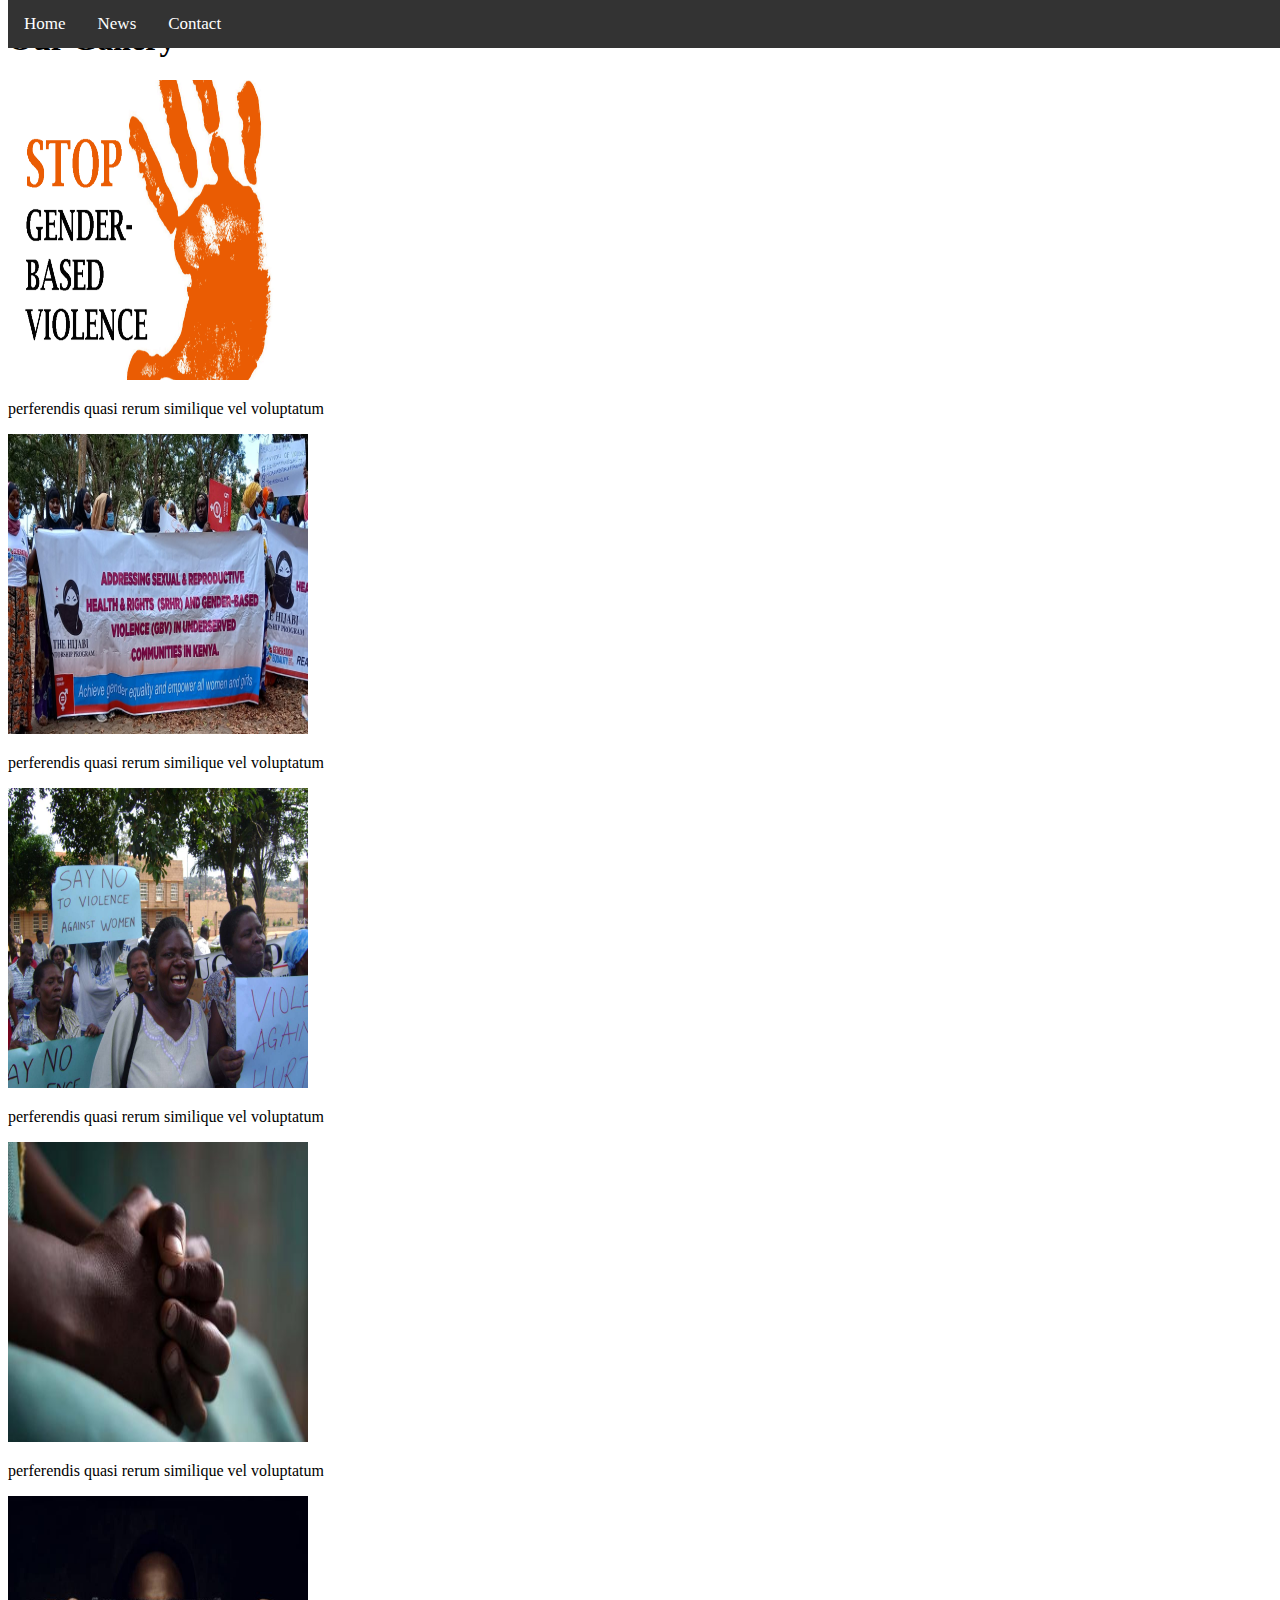
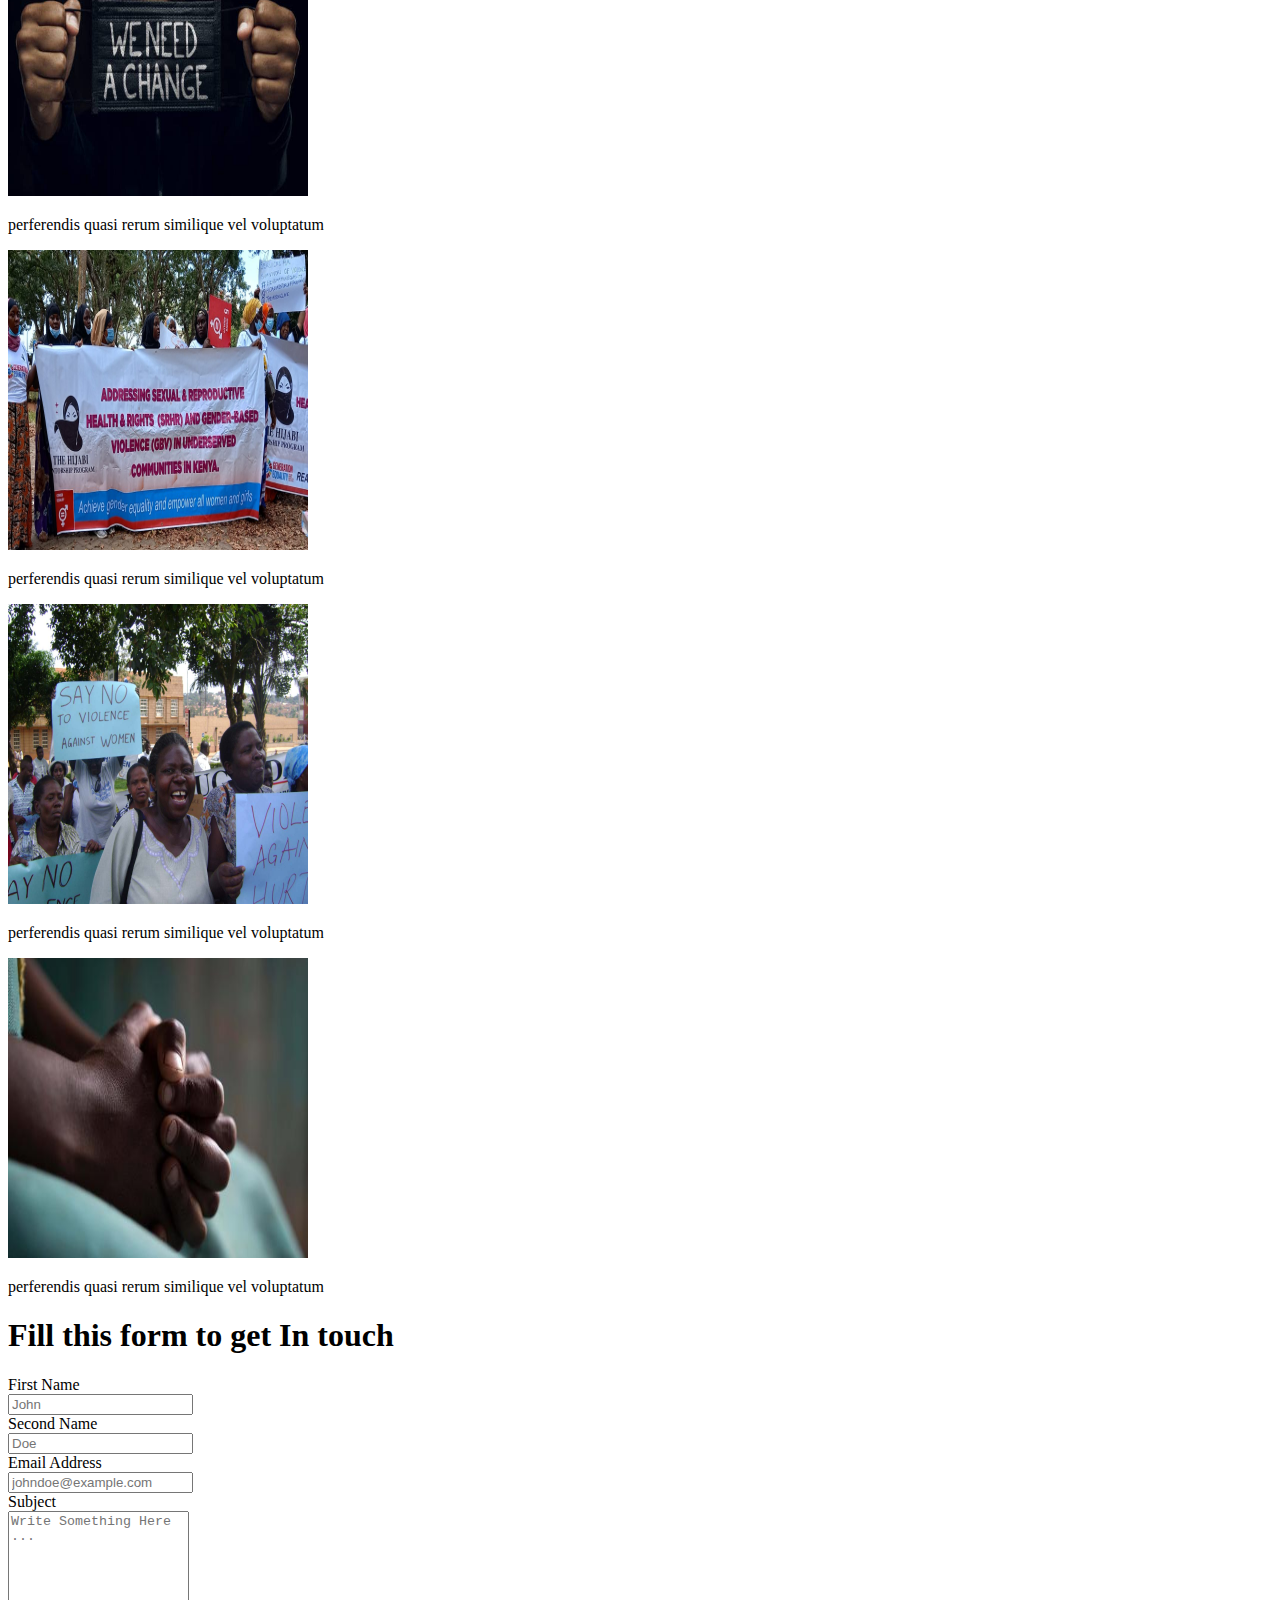
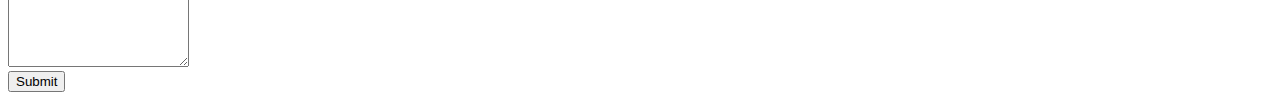
<file: fixednavbar.html>
<!DOCTYPE html>
<html lang="en">
<head>
    <meta charset="UTF-8">
    <title>Title</title>
    <style>

        .navbar {
            overflow: hidden;
            background-color: #333;
            position: fixed;
            top: 0;
            width: 100%;
        }

        .navbar a {
            float: left;
            display: block;
            color: white;
            text-align: center;
            padding: 14px 16px;
            text-decoration: none;
            font-size: 17px;
        }

        .navbar a:hover {
            background: gold;
            color: black;
        }

    </style>

</head>
<body>

<div class="navbar">
    <a href="#home">Home</a>
    <a href="#news">News</a>
    <a href="#contact">Contact</a>
</div>

<div>


    <section id="gallery">
        <h1 class="center">Our Gallery</h1>
        <div class="flexbox">
            <div>
                <img alt="Loading" height="300" src="images/gbv2.png" width="300">
                <p>perferendis quasi rerum similique vel voluptatum</p>
            </div>
            <div>
                <img alt="Loading" height="300" src="images/gbv5.jpg" width="300">
                <p>perferendis quasi rerum similique vel voluptatum</p>
            </div>
            <div>
                <img alt="Loading" height="300" src="images/gbv3.jpg" width="300">
                <p>perferendis quasi rerum similique vel voluptatum</p>
            </div>
            <div>
                <img alt="Loading" height="300" src="images/gbv4.jpg" width="300">
                <p>perferendis quasi rerum similique vel voluptatum</p>
            </div>

        </div>
        <div class="flexbox">
            <div>
                <img alt="Loading" height="300" src="images/gbv1.jpg" width="300">
                <p>perferendis quasi rerum similique vel voluptatum</p>
            </div>
            <div>
                <img alt="Loading" height="300" src="images/gbv5.jpg" width="300">
                <p>perferendis quasi rerum similique vel voluptatum</p>
            </div>
            <div>
                <img alt="Loading" height="300" src="images/gbv3.jpg" width="300">
                <p>perferendis quasi rerum similique vel voluptatum</p>
            </div>
            <div>
                <img alt="Loading" height="300" src="images/gbv4.jpg" width="300">
                <p>perferendis quasi rerum similique vel voluptatum</p>
            </div>

        </div>
    </section>


    <section id="contact">
        <h1 class="center">Fill this form to get In touch </h1>
        <div class="container">
            <form action="#">
                <div class="row">
                    <div class="col-20">
                        <label>First Name</label>
                    </div>

                    <div class="col-80">
                        <input type="text" name="fname" placeholder="John ">
                    </div>

                </div>
                <div class="row">
                    <div class="col-20">
                        <label> Second Name</label>
                    </div>

                    <div class="col-80">
                        <input type="text" name="sname" placeholder="Doe">
                    </div>

                </div>
                <div class="row">
                    <div class="col-20">
                        <label>Email Address</label>
                    </div>

                    <div class="col-80">
                        <input type="email" name="email" placeholder="johndoe@example.com">
                    </div>

                </div>
                <div class="row">
                    <div class="col-20">
                        <label>Subject</label>
                    </div>

                    <div class="col-80">
                        <textarea name="subject"  placeholder="Write Something Here ..." style="height: 150px"></textarea>
                    </div>

                </div>

                <div>
                    <button class="btnsubmit" type="submit">Submit</button>
                </div>

            </form>

        </div>


    </section>


</div>
</body>
</html>
</file>
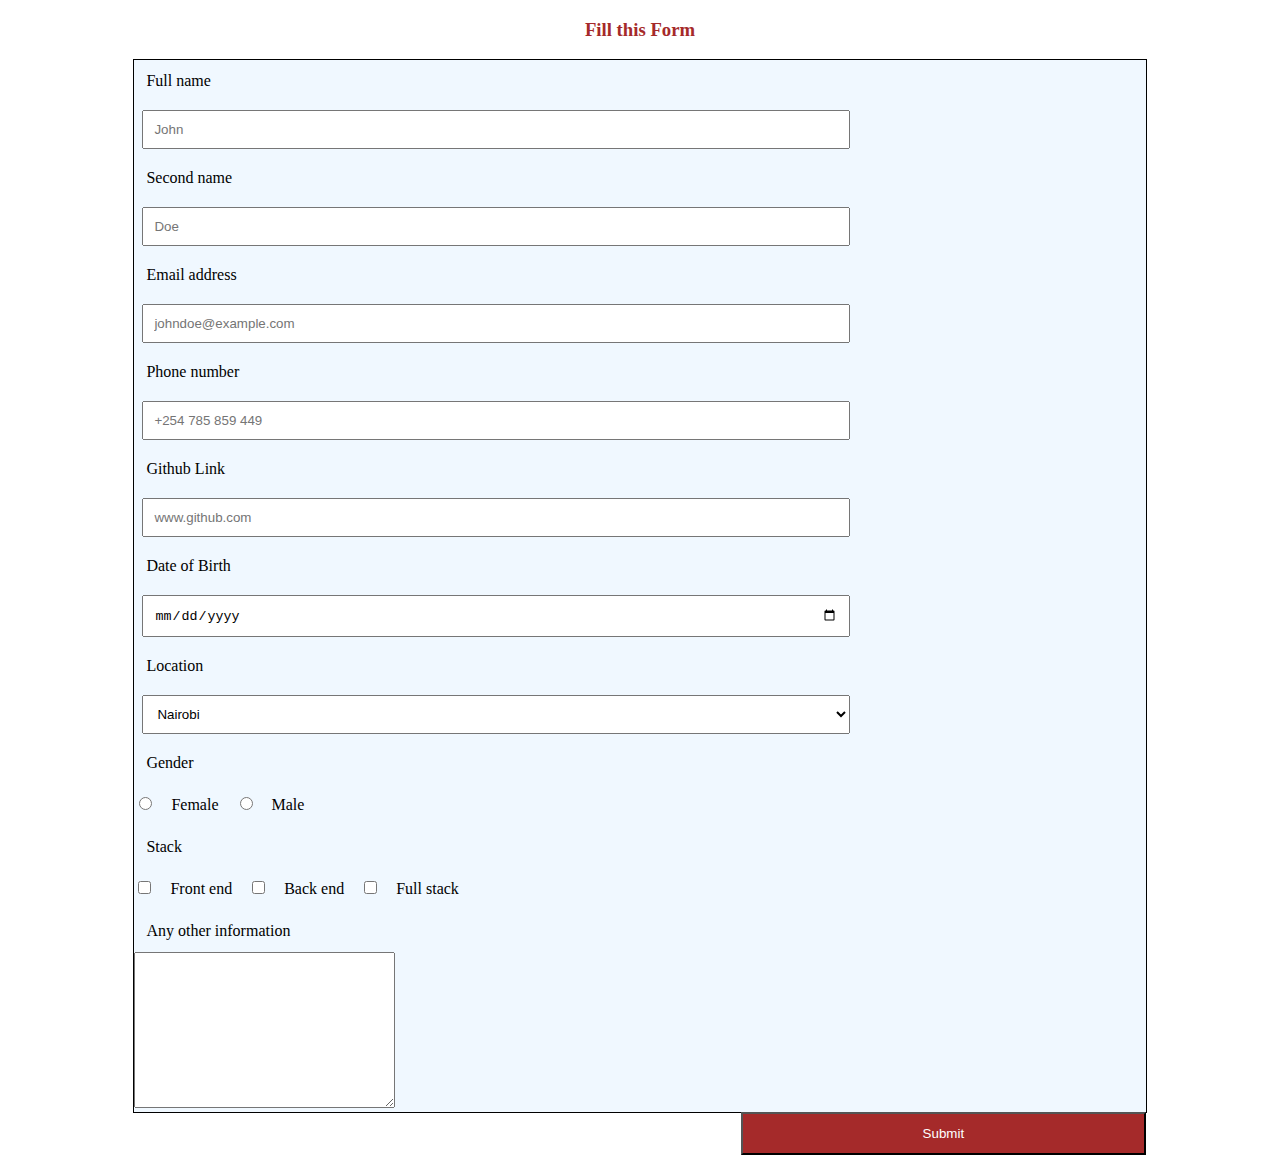
<file: forms.html>
<!DOCTYPE html>
<html lang="en">
<head>
  <meta charset="UTF-8">
  <title>Forms</title>
  <link rel="stylesheet" href="css/styles.css">
</head>
<body>
<h3>Fill this Form</h3>
<form action="#">
  <div>
    <label>Full name </label><br>
    <input class="inputstyle" type="text" name="fname" placeholder="John" required>
  </div>
  <div>
    <label>Second name </label><br>
    <input class="inputstyle" type="text" name="sname" placeholder="Doe" required>
  </div>

  <div>
    <label>Email address</label><br>
    <input class="inputstyle" type="email" name="mail" placeholder="johndoe@example.com">
  </div>
  <div>
    <label>Phone number</label><br>
    <input class="inputstyle" type="tel" name="pnumber" placeholder="+254 785 859 449">
  </div>
  <div>
    <label>Github Link</label><br>
    <input class="inputstyle" type="url" name="github" placeholder="www.github.com">
  </div>
  <div>
    <label>Date of Birth</label><br>
    <input class="inputstyle" type="date" name="dob">
  </div>
  <div>
    <label>Location</label><br>
    <select class="inputstyle" name="location" >
      <option value="nairobi">Nairobi</option>
      <option value="nakuru">Nakuru</option>
      <option value="Kisumu">Kisumu</option>
      <option value="eldoret">Eldoret</option>
      <option value="mombasa">Mombasa</option>
    </select>
  </div>

  <div>
    <label >Gender</label><br>
    <input type="radio"  name="gender" value="female" >
    <label>Female</label>
    <input type="radio"  name="gender" value="male" >
    <label>Male</label>

  </div>

  <div>
    <label>Stack</label><br>
    <input type="checkbox"  name="stack" value="frontend"  >
    <label>Front end</label>
    <input type="checkbox"  name="stack" value="backend" >
    <label>Back end</label>
    <input type="checkbox"  name="stack" value="fullstack" >
    <label>Full stack</label>
  </div>

  <div>
    <label>Any other information</label><br>
    <textarea name="aoi" cols="30" rows="10"></textarea>
  </div>

  <div>
    <input id="thebutton" type="submit" value="Submit">
  </div>

</form>

</body>
</html>
</file>
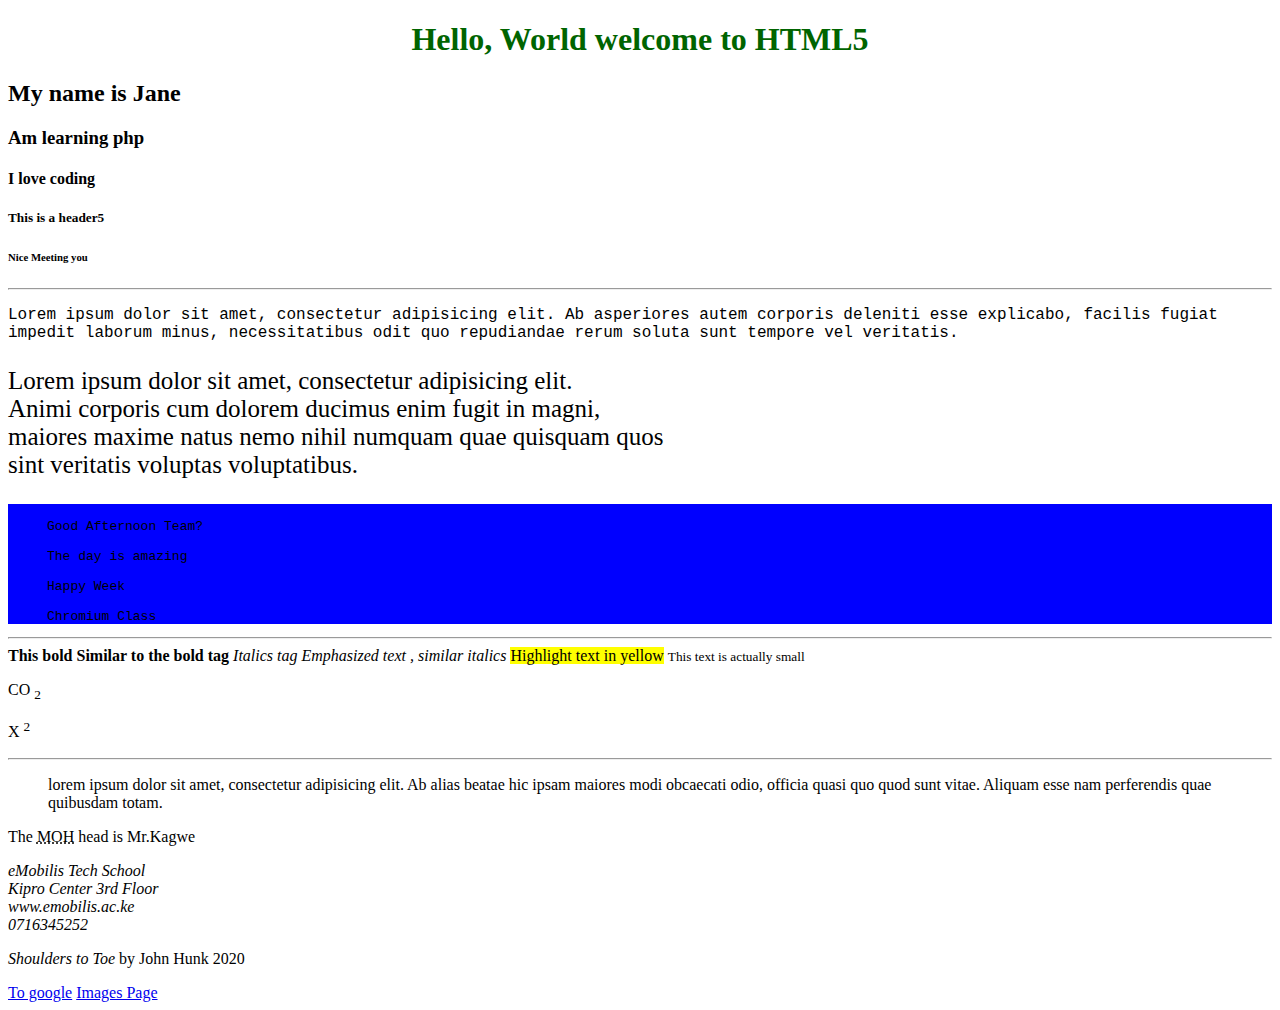
<file: intro.html>
<!DOCTYPE html>
<html lang="en">
<head>
    <meta charset="UTF-8">
    <title>Title</title>
</head>
<body>


<h1 style="color: darkgreen;text-align: center " >Hello, World welcome to HTML5</h1>
<h2>My name is Jane</h2>
<h3>Am learning php</h3>
<h4>I love coding</h4>
<h5>This is a header5</h5>
<h6>Nice Meeting you</h6>

<hr>

<p style="font-family: courier"> Lorem ipsum dolor sit amet, consectetur adipisicing elit.
    Ab asperiores autem corporis deleniti esse explicabo, facilis fugiat impedit laborum minus,
    necessitatibus odit quo repudiandae rerum soluta sunt tempore vel veritatis. </p>

<p style="font-size:25px ">
    Lorem ipsum dolor sit amet, consectetur adipisicing elit. <br>
    Animi corporis cum dolorem ducimus enim fugit in magni, <br>
    maiores maxime natus nemo nihil numquam quae quisquam quos <br>
    sint veritatis voluptas voluptatibus.

</p>

<pre style="background-color: blue">

     Good Afternoon Team?

     The day is amazing

     Happy Week

     Chromium Class
</pre>
<hr>
<b>This bold</b>
<strong>Similar to the bold tag</strong>
<i>Italics tag </i>
<em>Emphasized text , similar italics</em>
<mark>Highlight text in yellow</mark>
<small>This text is actually small</small>

<p>CO <sub>2</sub> </p>
<p>X <sup>2</sup> </p>


<hr>

<blockquote>
    lorem ipsum dolor sit amet, consectetur adipisicing elit.
    Ab alias beatae hic ipsam maiores
    modi obcaecati odio, officia quasi quo quod sunt vitae. Aliquam esse nam perferendis quae quibusdam totam.
</blockquote>

<p>The <abbr title="Ministry of Health">MOH</abbr> head is Mr.Kagwe</p>

<address>
    eMobilis Tech School <br>
    Kipro Center 3rd Floor <br>
    www.emobilis.ac.ke <br>
    0716345252
</address>


<p> <cite>Shoulders to Toe</cite>  by John Hunk 2020</p>

<a href="https://www.google.com/" target="_blank">To google</a>
<a href="prog.html" target="_top"> Images Page</a>


</body>
</html>
</file>
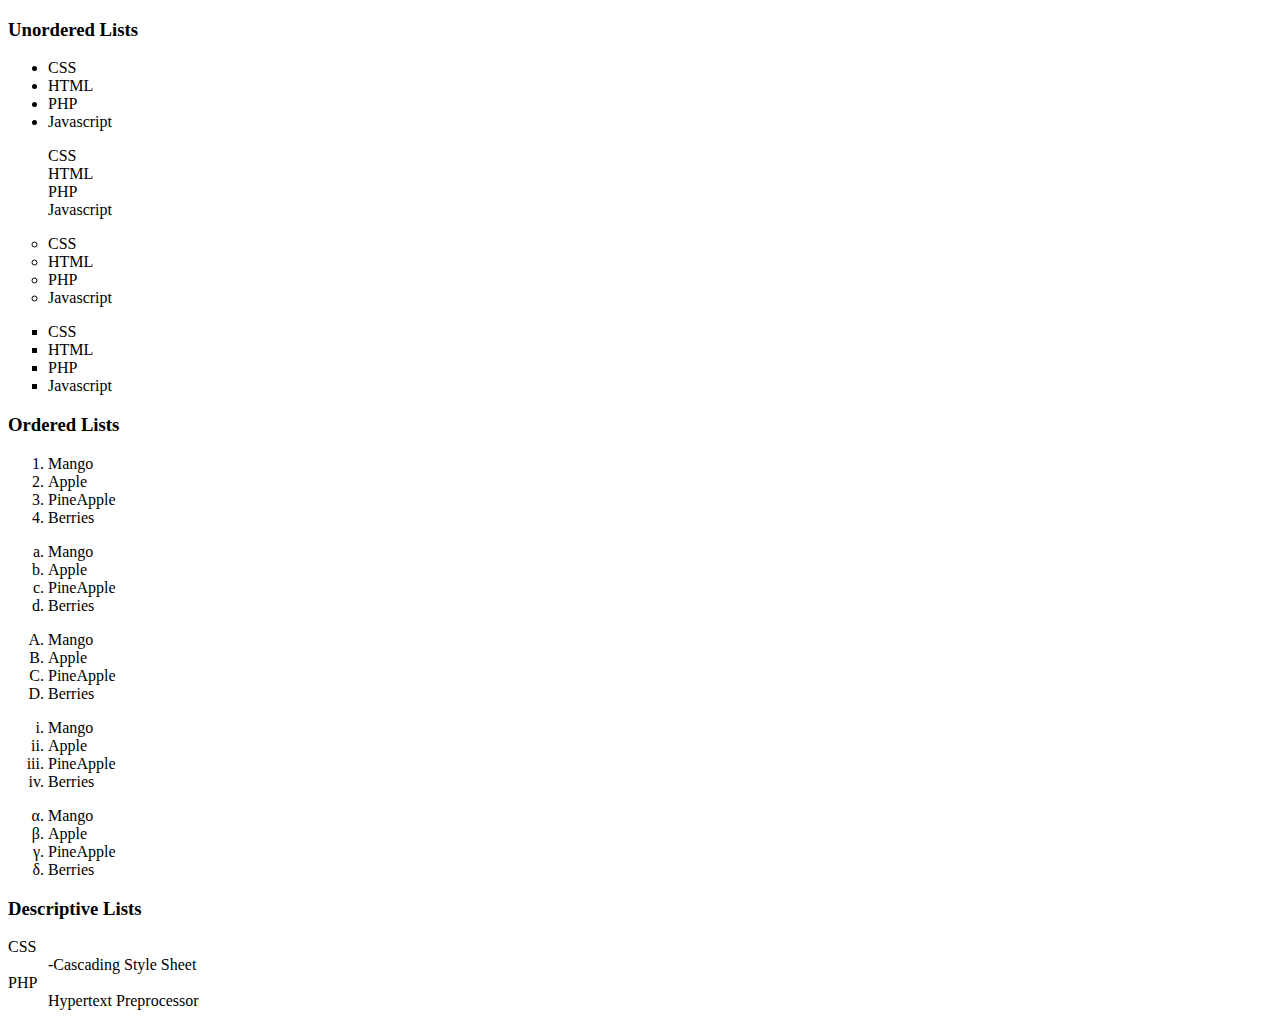
<file: listitems.html>
<!DOCTYPE html>
<html lang="en">
<head>
    <meta charset="UTF-8">
    <title>Title</title>
</head>
<body>
<h3>Unordered Lists</h3>

<ul>

    <li>CSS</li>
    <li>HTML</li>
    <li>PHP</li>
    <li>Javascript</li>

</ul>

<ul style="list-style-type: none">

    <li>CSS</li>
    <li>HTML</li>
    <li>PHP</li>
    <li>Javascript</li>

</ul>

<ul style="list-style-type: circle">
    <li>CSS</li>
    <li>HTML</li>
    <li>PHP</li>
    <li>Javascript</li>

</ul>

<ul style="list-style-type: square">
    <li>CSS</li>
    <li>HTML</li>
    <li>PHP</li>
    <li>Javascript</li>

</ul>

<h3>Ordered Lists</h3>

<ol>
    <li>Mango</li>
    <li>Apple</li>
    <li>PineApple</li>
    <li>Berries</li>

</ol>

<ol style="list-style-type: lower-alpha">
    <li>Mango</li>
    <li>Apple</li>
    <li>PineApple</li>
    <li>Berries</li>

</ol>
<ol style="list-style-type: upper-latin">
    <li>Mango</li>
    <li>Apple</li>
    <li>PineApple</li>
    <li>Berries</li>

</ol>
<ol style="list-style-type: lower-roman">
    <li>Mango</li>
    <li>Apple</li>
    <li>PineApple</li>
    <li>Berries</li>

</ol>

<ol style="list-style-type: lower-greek">
    <li>Mango</li>
    <li>Apple</li>
    <li>PineApple</li>
    <li>Berries</li>

</ol>
<h3>Descriptive Lists</h3>
<dl>
    <dt>CSS</dt>
    <dd>-Cascading Style Sheet</dd>
    <dt>PHP</dt>
    <dd>Hypertext Preprocessor</dd>

</dl>

</body>
</html>
</file>
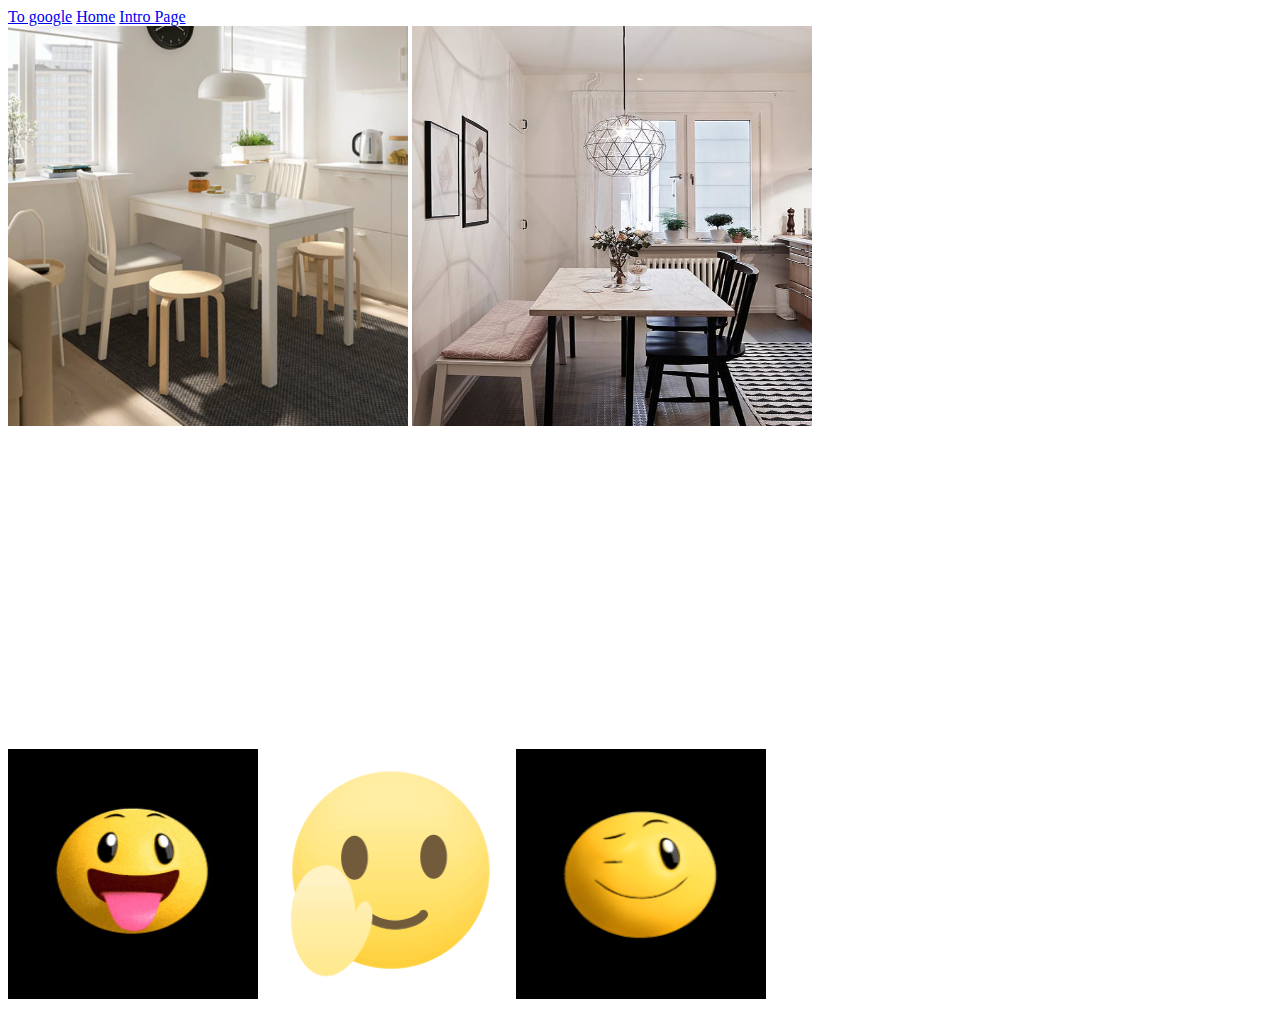
<file: prog.html>
<!DOCTYPE html>
<html lang="en">
<head>
    <meta charset="UTF-8">
    <title>Title</title>
</head>
<body>
<a href="https://www.google.com/" target="_blank">To google</a>
<a href="prog.html" target="_top"> Home</a>
<a href="intro.html" target="_top"> Intro Page</a> <br>


<img src="images/kitchentable.png" alt="Loading Table" width="400" height="400">
<img src="images/dinning.jpg" alt="Loading Table" style="width: 400px; height: 400px">

<br>

<iframe width="560" height="315" src="https://www.youtube.com/embed/i_ZX8UhPpPE" title="YouTube video player" frameborder="0" allow="accelerometer; autoplay; clipboard-write; encrypted-media; gyroscope; picture-in-picture" allowfullscreen></iframe>

<iframe width="560" height="315" src="https://www.youtube.com/embed/upQ5s9yJRcI" title="YouTube video player" frameborder="0" allow="accelerometer; autoplay; clipboard-write; encrypted-media; gyroscope; picture-in-picture" allowfullscreen></iframe>

<div>

    <img src="images/cute.gif" alt="Cute gif" width="250" height="250">
    <img src="images/hi.gif" alt="Cute gif" width="250" height="250">
    <img src="images/mambo.gif" alt="Cute gif" width="250" height="250">

</div>


</body>
</html>
</file>
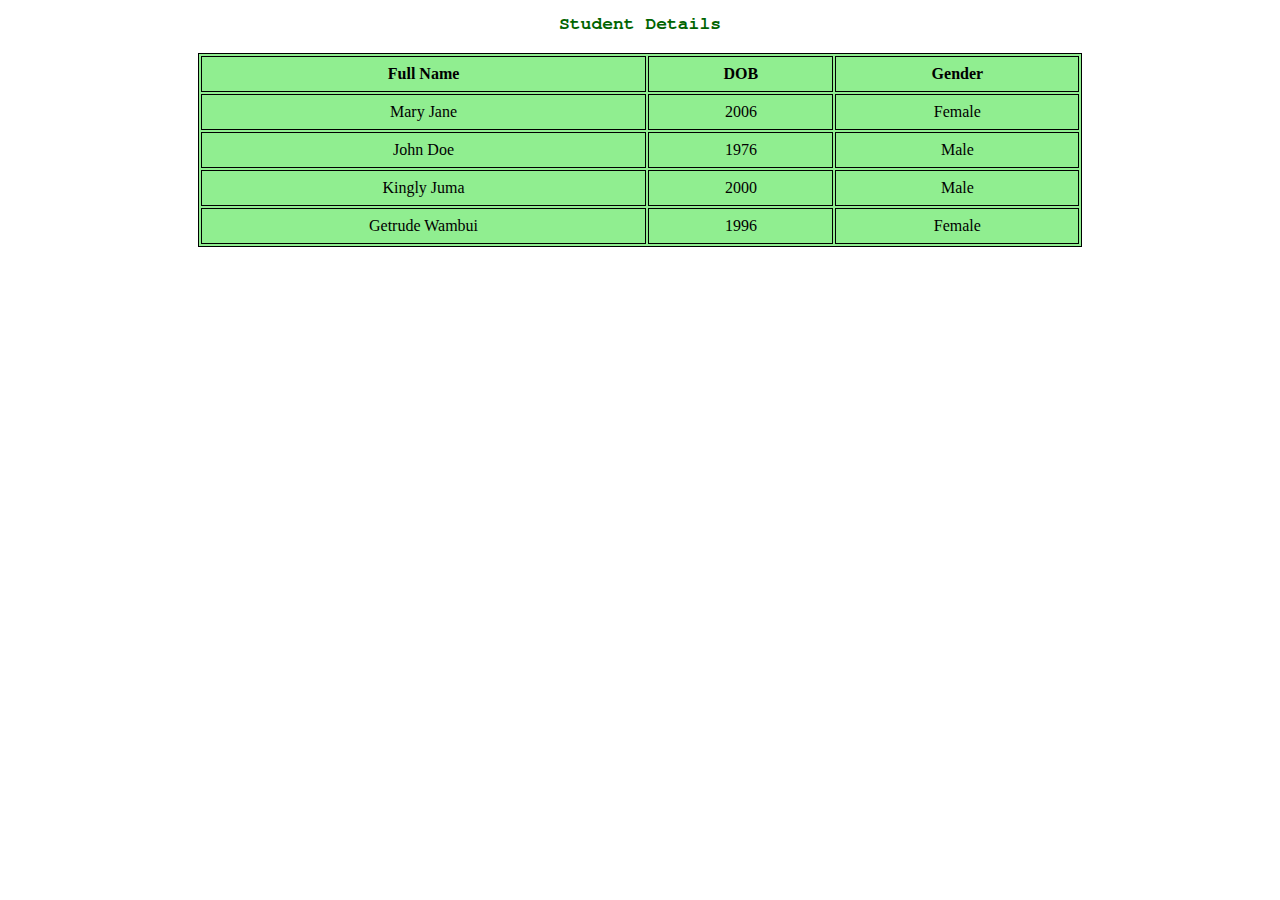
<file: tables.html>
<!DOCTYPE html>
<html lang="en">
<head>
    <meta charset="UTF-8">
    <title>HTML TABLES</title>
    <style>
        table{
            width: 70%;
            background-color: lightgreen;
            border: 1px solid black;
            margin-right: auto;
            margin-left: auto;

            margin-top: 20px;

        }
        td,th {
            border: 1px solid black;
            text-align: center;
            padding: 8px;
        }

        h2{

            font-family: "FreeMono";
            font-size: 18px;
            color: darkgreen;
            text-align: center;
        }

    </style>


</head>
<body>

<h2> Student Details </h2>
<table>
    <tr>
        <th>Full Name</th>
        <th>DOB</th>
        <th>Gender</th>
    </tr>
    <tr>
        <td>Mary Jane</td>
        <td>2006</td>
        <td>Female</td>

    </tr>
    <tr>
        <td>John Doe</td>
        <td>1976</td>
        <td>Male</td>

    </tr>
    <tr>
        <td>Kingly Juma</td>
        <td>2000</td>
        <td>Male</td>

    </tr>
    <tr>
        <td>Getrude Wambui</td>
        <td>1996</td>
        <td>Female</td>

    </tr>





</table>





</body>
</html>
</file>
<file: css/hrstyles.css>
.styleul{
    list-style-type: none;
    margin: 0;
    padding: 0;
    background-color: #333;
    overflow: hidden;

}

nav li{
    float: left;
}

nav li a {
    color: white;
    text-decoration: none;
    padding: 15px 15px;
    display: block;

}

nav li a:hover{
    background-color: gold;
}

.homepage{
    background-image: url("../images/gbvre.jpg");
    height: 500px;
    background-repeat: no-repeat;
    background-size: cover;

}
.hrstext{
    color: white;
    text-align: center;
    font-size: 28px;
    top: 50%;
    left: 50%;
    transform: translate(-50%,-50%);
    position: absolute;

}

.buttonhr{
    background: gold;
    width: 60%;
    padding: 14px 20px;
    border-radius: 12px;

}

.center{
    text-align: center;
}

nav , section {
    margin: 3px;
    padding: 2px;

}

.flexbox{
    display: flex;
}

#about p {
    border: 2px solid gold;
    margin: 5px;
    padding: 15px;
}

.flex-contain{
    display: flex;
}

.flex-contain > div {
    padding: 3px;
    margin-left: 5px;
    margin-bottom: 30px;

}

#gallery img {
    border-radius: 50%;
}

.flexbox >div{
    margin: 3px;
    padding: 3px;
}

.container{
    background-color: lightgrey;
    padding: 40px;
    border-radius: 6px;
}

.row:after {
    display: table;
    content: "";
    clear: both;
}

.col-20 {
    width: 20%;
    margin-top: 6px;
    float: left;
}

.col-80 {
    width: 80%;
    margin-top: 6px;
    float: left;
}

input,textarea {
    width: 100%;
    padding: 10px;
    border-radius: 6px;
    border: 1px solid black;
}

label{
    padding: 12px 12px 12px 0;
    display: inline-block;

}
.btnsubmit{
    width: 25%;
    float: right;
    padding: 8px 8px;
    background-color: green;
    border: none;
    border-radius: 5px;

}

.btnsubmit:hover{
    background-color: gold;
}
</file>
<file: css/dashstyle.css>
.stylenav{
    padding: 4px 4px;

}

.grey{
    color: grey;
}

.border-left-primary{
    border-left: 0.25rem solid blue;
}
.border-left-success{
    border-left: 0.25rem solid green;
}
.border-left-warning{
    border-left: 0.25rem solid orange;
}
</file>
<file: css/styles.css>
form{
    border: 1px solid black;
    width: 80%;
    margin-left: auto;
    margin-right: auto;
    background-color: aliceblue;
}

label{
    display: inline-block;
    padding: 12px 12px;
}

.inputstyle{
    width: 70%;
    padding: 10px;
    box-sizing: border-box;
    margin: 8px;
}

#thebutton{

    background-color: brown;
    padding: 12px;
    width: 40%;
    float: right;
    color: white;
}


h3{
    text-align: center;
    font-family: "TlwgTypewriter";
    color: brown;
}

.rotate{
    transform: rotate(90deg);
}
</file>
